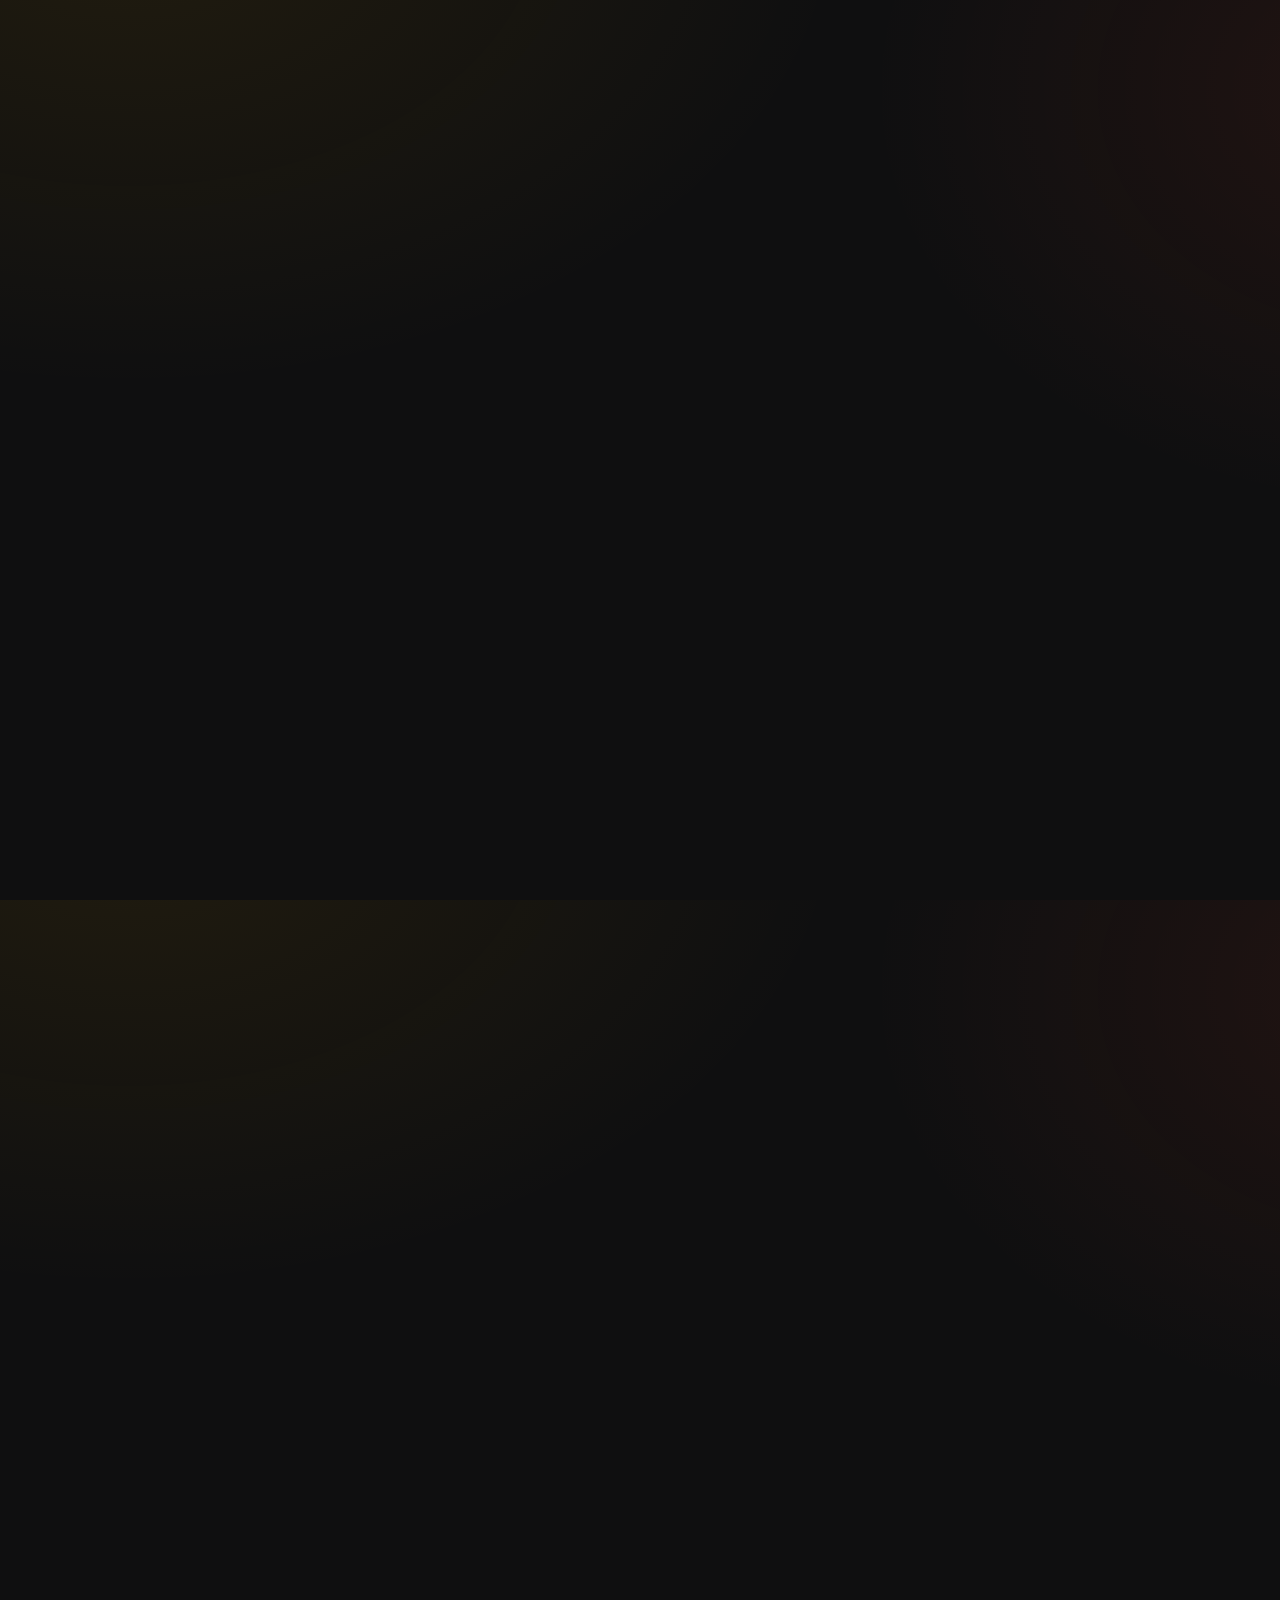
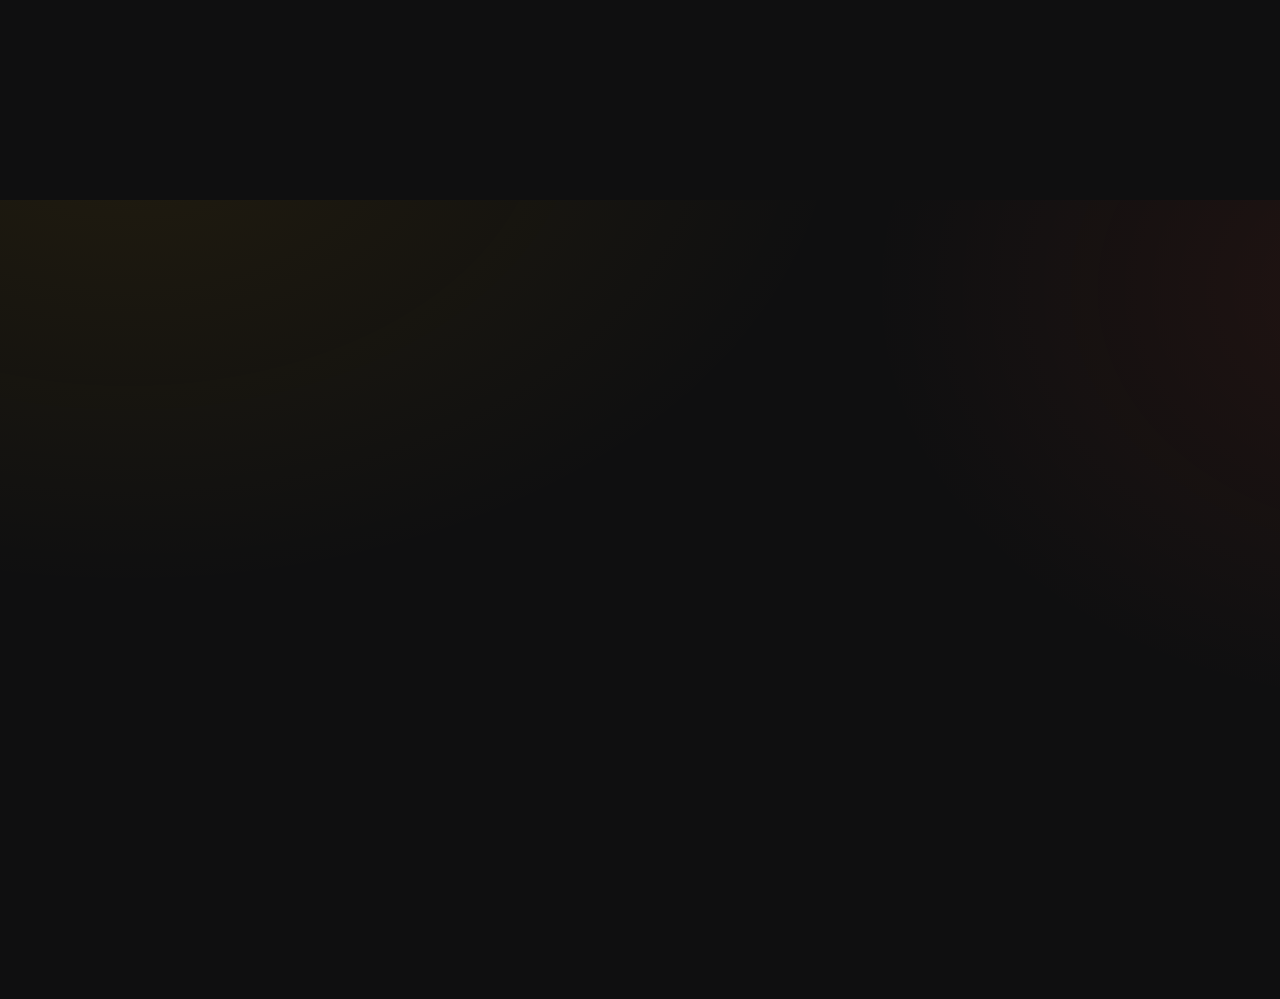
<file: checkout.html>
<!DOCTYPE html>
<html lang="en">
<head>
  <meta charset="UTF-8" />
  <meta name="viewport" content="width=device-width, initial-scale=1" />
  <meta name="description" content="Checkout at GrimHide - Secure payment processing for your premium leather goods." />
  <title>Checkout - GrimHide</title>
  <link rel="stylesheet" href="https://cdnjs.cloudflare.com/ajax/libs/font-awesome/6.5.0/css/all.min.css">
  <link rel="stylesheet" href="css/main.css">
  <link rel="stylesheet" href="css/checkout.css">
</head>
<body>

   <!-- ============================
       Header
  ============================ -->
  <header>
    <nav class="nav" aria-label="Primary">
      <span class="brand"><span class="dot"></span> GrimHide</span>
        <ul class="desk-links">
        <li><a class="link" href="index.html">Home</a></li>
        <li><a class="link" href="products.html">Products</a></li>
        <li><a class="link" href="about.html">About</a></li>
        <li><a class="link" href="contact.html">Contact</a></li>
      </ul>
      <div class="search" role="search">
        <label for="q" class="sr-only">Search products</label>
        <svg width="18" height="18" viewBox="0 0 24 24" fill="none" aria-hidden="true"><path d="M21 21l-4.35-4.35m2.02-5.15a7.5 7.5 0 11-15 0 7.5 7.5 0 0115 0z" stroke="currentColor" stroke-width="2" stroke-linecap="round"/></svg>
        <input id="q" type="search" placeholder="Search products…" aria-label="Search products" />
      </div>
      <!-- Login Button Added Here -->
      <a href="login.html" class="pill login-link-button" aria-label="Login">
        <svg class="login-icon" width="18" height="18" viewBox="0 0 24 24" fill="none" aria-hidden="true">
          <path d="M15 3H7a2 2 0 00-2 2v14a2 2 0 002 2h8m4-9l-4-4m4 4l-4 4m0 0V7a2 2 0 012-2h2a2 2 0 012 2v10a2 2 0 01-2 2h-2a2 2 0 01-2-2v-2" stroke="currentColor" stroke-width="2" stroke-linecap="round" stroke-linejoin="round"/>
        </svg>
        <span class="login-text">Login</span>
      </a>
      <!-- Cart Button -->
      <button class="pill cart-btn" id="openCart" aria-label="Open cart">
        <svg width="18" height="18" viewBox="0 0 24 24" fill="none" aria-hidden="true"><path d="M3 3h2l.4 2M7 13h10l3-8H6.4M7 13L5.4 5M7 13l-2 7h14M10 21a1 1 0 100-2 1 1 0 000 2zm8 0a1 1 0 100-2 1 1 0 000 2z" stroke="currentColor" stroke-width="2" stroke-linecap="round" stroke-linejoin="round"/></svg>
        Cart <span class="cart-count" id="cartCount">0</span>
      </button>
      <button class="hamburger" id="hamburger" aria-label="Toggle menu" aria-expanded="false">
        <span></span><span></span><span></span>
      </button>
    </nav>
  </header>
  <!-- ============================
       Checkout Section
  ============================ -->
  <section class="section">
    <div class="checkout-container">
      <h1>Secure Checkout</h1>
      <p class="lead">Complete your order with confidence</p>
      
      <div class="checkout-layout">
        <!-- Checkout Form -->
        <div class="checkout-form">
          <form id="checkoutForm">
            <!-- Billing Information -->
            <div class="form-section">
              <h3><i class="fas fa-user"></i> Billing Information</h3>
              <div class="form-row">
                <div class="form-group">
                  <label for="firstName">First Name *</label>
                  <input type="text" id="firstName" name="firstName" required>
                </div>
                <div class="form-group">
                  <label for="lastName">Last Name *</label>
                  <input type="text" id="lastName" name="lastName" required>
                </div>
              </div>
              <div class="form-group">
                <label for="email">Email Address *</label>
                <input type="email" id="email" name="email" required>
              </div>
              <div class="form-group">
                <label for="phone">Phone Number *</label>
                <input type="tel" id="phone" name="phone" required>
              </div>
            </div>

            <!-- Shipping Address -->
            <div class="form-section">
              <h3><i class="fas fa-truck"></i> Shipping Address</h3>
              <div class="form-group">
                <label for="address">Street Address *</label>
                <input type="text" id="address" name="address" required>
              </div>
              <div class="form-row">
                <div class="form-group">
                  <label for="city">City *</label>
                  <input type="text" id="city" name="city" required>
                </div>
                <div class="form-group">
                  <label for="zipCode">ZIP Code *</label>
                  <input type="text" id="zipCode" name="zipCode" required>
                </div>
              </div>
              <div class="form-row">
                <div class="form-group">
                  <label for="country">Country *</label>
                  <select id="country" name="country" required>
                    <option value="">Select Country</option>
                    <option value="pakistan" selected>Pakistan</option>
                    <option value="usa">United States</option>
                    <option value="uk">United Kingdom</option>
                    <option value="uae">UAE</option>
                    <option value="canada">Canada</option>
                    <option value="australia">Australia</option>
                  </select>
                </div>
                <div class="form-group" id="stateGroup" style="display: none;">
                  <label for="state">State *</label>
                  <select id="state" name="state">
                    <option value="">Select State</option>
                  </select>
                </div>
              </div>
            </div>

            <!-- Payment Method -->
            <div class="form-section">
              <h3><i class="fas fa-credit-card"></i> Payment Method</h3>
              <div class="payment-methods">
                <!-- Removed Cash on Delivery -->
                <div class="payment-method selected" data-method="card">
                  <i class="fas fa-credit-card"></i>
                  <div>Credit Card</div>
                </div>
                <div class="payment-method" data-method="bank">
                  <i class="fas fa-university"></i>
                  <div>Bank Transfer</div>
                </div>
              </div>
              
              <!-- Credit Card Details -->
              <div id="cardDetails" style="display: block;">
                <div class="form-group">
                  <label for="cardNumber">Card Number *</label>
                  <input type="text" id="cardNumber" name="cardNumber" placeholder="1234 5678 9012 3456" required>
                </div>
                <div class="form-row">
                  <div class="form-group">
                    <label for="expiry">Expiry Date *</label>
                    <input type="text" id="expiry" name="expiry" placeholder="MM/YY" required>
                  </div>
                  <div class="form-group">
                    <label for="cvv">CVV *</label>
                    <input type="text" id="cvv" name="cvv" placeholder="123" required>
                  </div>
                </div>
                <div class="form-group">
                  <label for="cardName">Name on Card *</label>
                  <input type="text" id="cardName" name="cardName" required>
                </div>
              </div>

              <!-- Bank Transfer Details -->
              <div id="bankDetails">
                <!-- Bank information commented out as requested -->
                
                <div class="bank-info-card">
                  <h4><i class="fas fa-building"></i> Bank Information</h4>
                  <div class="bank-detail-row">
                    <span class="bank-label">Bank Name:</span>
                    <span class="bank-value">[BANK_NAME]</span>
                  </div>
                  <div class="bank-detail-row">
                    <span class="bank-label">Account Holder:</span>
                    <span class="bank-value">[ACCOUNT_HOLDER]</span>
                  </div>
                  <div class="bank-detail-row">
                    <span class="bank-label">Account Number:</span>
                    <span class="bank-value">[ACCOUNT_NUMBER]</span>
                  </div>
                  <div class="bank-detail-row">
                    <span class="bank-label">IBAN:</span>
                    <span class="bank-value">[IBAN]</span>
                  </div>
                  <div class="bank-detail-row">
                    <span class="bank-label">Branch Code:</span>
                    <span class="bank-value">[BRANCH_CODE]</span>
                  </div>
                  <div class="bank-detail-row">
                    <span class="bank-label">Branch Name:</span>
                    <span class="bank-value">[BRANCH_NAME]</span>
                  </div>
                </div>
                

                <div class="bank-info-card">
                  <h4><i class="fas fa-info-circle"></i> Payment Instructions</h4>
                  <div class="bank-detail-row">
                    <span class="bank-label">Total Amount:</span>
                    <span class="bank-value" id="bankTransferAmount">$0.00</span>
                  </div>
                  <div class="bank-detail-row">
                    <span class="bank-label">Reference:</span>
                    <span class="bank-value">GH-ORDER-[ORDER_NUMBER]</span>
                  </div>
                </div>

                <!-- Screenshot Upload Section -->
                <div class="form-group">
                  <label for="paymentScreenshot">Payment Screenshot *</label>
                  <input type="file" id="paymentScreenshot" name="paymentScreenshot" accept="image/*" required>
                  <p class="muted" style="margin-top: 8px; font-size: 0.9rem;">
                    Please upload a clear screenshot of your payment confirmation.
                    <br><strong>Note:</strong> Your order will not be processed until we verify your payment.
                  </p>
                </div>

                <div class="important-note">
                  <h5><i class="fas fa-exclamation-triangle"></i> Important Notes</h5>
                  <ul>
                    <li>After making the transfer, please upload the receipt here</li>
                    <li>Include your order number in the image or email subject</li>
                    <li>Allow 1-2 business days for payment verification</li>
                    <li>Your order will be processed once payment is confirmed</li>
                  </ul>
                </div>
              </div>
            </div>

            <!-- Order Notes -->
            <div class="form-section">
              <h3><i class="fas fa-sticky-note"></i> Order Notes (Optional)</h3>
              <div class="form-group">
                <textarea id="orderNotes" name="orderNotes" rows="4" placeholder="Any special instructions for your order..."></textarea>
              </div>
            </div>

            <!-- Terms and Conditions -->
            <div class="form-section">
              <label class="checkbox-label">
                <input type="checkbox" id="terms" name="terms" required>
                <span>I agree to the <a href="#" style="color: var(--brand);">Terms & Conditions</a> and <a href="#" style="color: var(--brand);">Privacy Policy</a> *</span>
              </label>
            </div>

            <!-- Place Order Button -->
            <button type="button" class="place-order-btn" id="placeOrderBtn">
              <i class="fas fa-lock"></i> Place Order - <span id="orderTotal">$0.00</span>
            </button>
          </form>
        </div>

        <!-- Order Summary -->
        <div class="order-summary">
          <h3>
            Order Summary
            <a href="cart.html" class="edit-cart">
              <i class="fas fa-edit"></i> Edit Cart
            </a>
          </h3>
          <div id="orderItems">
            <!-- Items will be loaded here -->
            <p class="empty-cart-message">No items in cart</p>
          </div>
          
          <div class="summary-item">
            <span>Subtotal</span>
            <span id="summarySubtotal">$0.00</span>
          </div>
          <div class="summary-item">
            <span>Shipping</span>
            <span id="shippingCost">Free</span>
          </div>
          <div class="summary-item">
            <span>Tax (8%)</span>
            <span id="summaryTax">$0.00</span>
          </div>
          <div class="summary-item summary-total">
            <span>Total</span>
            <span id="summaryTotal">$0.00</span>
          </div>
          
          <div class="secure-note">
            <i class="fas fa-shield-alt"></i>
            <div>Secure SSL Encryption • 30-day Returns</div>
          </div>
        </div>
      </div>
    </div>
  </section>

  <!-- ============================
       Footer
  ============================ -->
  <footer>
    <div class="foot">
      <div>
        <h4>About GrimHide</h4>
        <p class="muted">Premium leather goods engineered for durability and design. Our artisans craft every stitch with precision so you can move with confidence.</p>
      </div>
      <div>
        <h4>Links</h4>
        <ul class="footer-links">
          <li><a href="index.html#home">Home</a></li>
          <li><a href="products.html">Products</a></li>
          <li><a href="index.html#about">About</a></li>
          <li><a href="index.html#contact">Contact</a></li>
        </ul>
      </div>
      <div id="contact">
        <h4>Contact</h4>
        <p class="muted">support@grimhide.store<br/>+92 305 8754141</p>
        <div class="social">
          <a href="#" aria-label="Facebook"><i class="fab fa-facebook-f"></i></a>
          <a href="#" aria-label="Instagram"><i class="fab fa-instagram"></i></a>
          <a href="#" aria-label="TikTok"><i class="fab fa-tiktok"></i></a>
        </div>
      </div>
    </div>
    <div class="copy">© 2025 GrimHide. All rights reserved.</div>
  </footer>

  <script>
    document.addEventListener('DOMContentLoaded', function() {
      // ✅ FIXED: Same CART_KEY as cart.html
      const CART_KEY = 'grimhide_cart_v1';
      let cart = JSON.parse(localStorage.getItem(CART_KEY) || '[]');
      
      // DOM Elements
      const orderItemsDiv = document.getElementById('orderItems');
      const summarySubtotal = document.getElementById('summarySubtotal');
      const summaryTax = document.getElementById('summaryTax');
      const shippingCost = document.getElementById('shippingCost');
      const summaryTotal = document.getElementById('summaryTotal');
      const orderTotal = document.getElementById('orderTotal');
      const placeOrderBtn = document.getElementById('placeOrderBtn');
      const cartCountEl = document.getElementById('cartCount');
      const termsCheckbox = document.getElementById('terms');
      const countrySelect = document.getElementById('country');
      const stateGroup = document.getElementById('stateGroup');
      const stateSelect = document.getElementById('state');
      const bankTransferAmount = document.getElementById('bankTransferAmount');
      
      // US States from Knowledge Base
      const usStates = [
        "Alabama", "Alaska", "Arizona", "Arkansas", "California", "Colorado", 
        "Connecticut", "District of Columbia", "Florida", "Georgia", "Hawaii", 
        "Idaho", "Illinois", "Indiana", "Kansas", "Kentucky", "Louisiana", 
        "Maryland", "Massachusetts", "Michigan", "Minnesota", "Mississippi", 
        "Missouri", "Montana", "Nebraska", "Nevada", "New Hampshire", "New Jersey", 
        "New Mexico", "New York", "North Carolina", "North Dakota", "Ohio", 
        "Oklahoma", "Oregon", "Pennsylvania", "Rhode Island", "South Carolina", 
        "South Dakota", "Tennessee", "Texas", "Utah", "Vermont", "Virginia", 
        "Washington", "West Virginia", "Wisconsin", "Wyoming"
      ];
      
      // Money formatter
      const money = (n) => `$${parseFloat(n).toFixed(2)}`;
      
      // ✅ FIXED: Update order summary with correct property names
      function updateOrderSummary() {
        // Always fetch fresh data from localStorage
        cart = JSON.parse(localStorage.getItem(CART_KEY) || '[]');
        
        if (cart.length === 0) {
          orderItemsDiv.innerHTML = '<p class="empty-cart-message">No items in cart</p>';
          summarySubtotal.textContent = '$0.00';
          summaryTax.textContent = '$0.00';
          shippingCost.textContent = 'Free';
          summaryTotal.textContent = '$0.00';
          orderTotal.textContent = '$0.00';
          if (bankTransferAmount) bankTransferAmount.textContent = '$0.00';
          cartCountEl.textContent = '0';
          return;
        }
        
        let orderHTML = '';
        let subtotal = 0;
        
        // ✅ Use correct property names from cart.html (id, name, price, qty, img)
        cart.forEach(item => {
          const itemTotal = parseFloat(item.price) * parseInt(item.qty);
          subtotal += itemTotal;
          
          orderHTML += `
            <div class="cart-item-mini">
              <div class="cart-item-image">
                <img src="${item.img}" alt="${item.name}" loading="lazy">
              </div>
              <div class="cart-item-details">
                <div class="cart-item-name">${item.name}</div>
                <div class="cart-item-variant">Quantity: ${item.qty}</div>
                <div class="cart-item-price">${item.qty} × ${money(item.price)} = ${money(itemTotal)}</div>
              </div>
            </div>
          `;
        });
        
        orderItemsDiv.innerHTML = orderHTML;
        
        // Calculate SAME totals as cart page
        const tax = subtotal * 0.08; // 8% tax
        const shipping = subtotal >= 200 ? 0 : 15.00; // Free shipping over $200
        const total = subtotal + tax + shipping;
        
        // Show SAME prices as cart page
        summarySubtotal.textContent = money(subtotal);
        summaryTax.textContent = money(tax);
        shippingCost.textContent = shipping === 0 ? 'Free' : money(shipping);
        summaryTotal.textContent = money(total);
        orderTotal.textContent = money(total);
        if (bankTransferAmount) bankTransferAmount.textContent = money(total);
        
        // Update cart count in header (SAME as cart page)
        const count = cart.reduce((sum, item) => sum + parseInt(item.qty), 0);
        cartCountEl.textContent = count;
      }
      
      // ✅ Real-time storage event listener (updates when cart changes elsewhere)
      window.addEventListener('storage', function(e) {
        if (e.key === CART_KEY) {
          try {
            cart = JSON.parse(e.newValue || '[]');
            updateOrderSummary(); // ✅ Update instantly when cart changes
          } catch (error) {
            console.error('Error parsing cart ', error);
            cart = [];
            updateOrderSummary();
          }
        }
      });

      // ✅ Add visibility change listener to update cart when user returns to tab
      document.addEventListener('visibilitychange', function() {
        if (!document.hidden) {
          updateOrderSummary();
        }
      });

      // ✅ Add focus event listener to update cart when window gains focus
      window.addEventListener('focus', function() {
        updateOrderSummary();
      });
      
      // Country selection to show/hide state dropdown
      if (countrySelect) {
        countrySelect.addEventListener('change', function() {
          if (this.value === 'usa') {
            stateGroup.style.display = 'block';
            
            // Populate states dropdown
            stateSelect.innerHTML = '<option value="">Select State</option>';
            usStates.forEach(state => {
              const option = document.createElement('option');
              option.value = state.toLowerCase().replace(/\s+/g, '-');
              option.textContent = state;
              stateSelect.appendChild(option);
            });
          } else {
            stateGroup.style.display = 'none';
            stateSelect.innerHTML = '<option value="">Select State</option>';
          }
        });
      }
      
      // Payment method selection
      document.querySelectorAll('.payment-method').forEach(method => {
        method.addEventListener('click', function() {
          document.querySelectorAll('.payment-method').forEach(m => m.classList.remove('selected'));
          this.classList.add('selected');
          
          const selectedMethod = this.dataset.method;
          const cardDetails = document.getElementById('cardDetails');
          const bankDetails = document.getElementById('bankDetails');
          
          // Hide all payment details
          if (cardDetails) cardDetails.style.display = 'none';
          if (bankDetails) bankDetails.style.display = 'none';
          
          // Show selected payment details
          if (selectedMethod === 'card' && cardDetails) {
            cardDetails.style.display = 'block';
          } else if (selectedMethod === 'bank' && bankDetails) {
            bankDetails.style.display = 'block';
          }
        });
      });
      
      // Place Order Button Handler
      if (placeOrderBtn) {
        placeOrderBtn.addEventListener('click', function(e) {
          e.preventDefault();
          
          // Check if cart is empty
          if (cart.length === 0) {
            showNotification('Your cart is empty! Please add items before checkout.');
            return;
          }
          
          // Form Validation
          if (!validateForm()) {
            return;
          }
          
          // Check terms agreement
          if (!termsCheckbox.checked) {
            showNotification('Please agree to the Terms & Conditions and Privacy Policy');
            termsCheckbox.focus();
            return;
          }
          
          // Show Loading State
          const originalHTML = placeOrderBtn.innerHTML;
          placeOrderBtn.innerHTML = '<i class="fas fa-spinner fa-spin"></i> Processing Order...';
          placeOrderBtn.disabled = true;
          
          // ✅ Generate Order Number
          const orderNumber = `GH-${new Date().getFullYear()}-${Math.floor(100000 + Math.random() * 900000)}`;
          
          // Get form data
          const formData = new FormData(document.getElementById('checkoutForm'));
          const customerInfo = {};
          for (let [key, value] of formData.entries()) {
            // Handle file inputs separately
            if (key === 'paymentScreenshot' && value instanceof File) {
              // For now, we'll just store the file name
              // In a real application, you would upload the file to a server
              customerInfo[key] = value.name;
            } else {
              customerInfo[key] = value;
            }
          }
          
          // ✅ Save Order Data (Pending Status)
          const orderData = {
            orderNumber: orderNumber,
            date: new Date().toISOString(),
            items: cart,
            totals: {
              subtotal: summarySubtotal.textContent,
              tax: summaryTax.textContent,
              shipping: shippingCost.textContent,
              total: summaryTotal.textContent
            },
            customerInfo: customerInfo,
            paymentMethod: document.querySelector('.payment-method.selected').dataset.method,
            status: 'pending', // ✅ Pending status
            paymentStatus: 'pending' // ✅ Pending payment status
          };
          
          try {
            // ✅ Store Pending Order Data
            localStorage.setItem('pendingOrder', JSON.stringify(orderData));
            
            // ✅ Clear Cart
            localStorage.removeItem(CART_KEY);
            
            // ✅ Update Cart Count in Header
            cartCountEl.textContent = '0';
            
            // ✅ Redirect to Order Confirmation Page (Pending Status)
            // Use a small delay to ensure localStorage is updated before redirecting
            setTimeout(() => {
              window.location.href = 'order-confirmation.html';
            }, 500);
          } catch (error) {
            console.error('Error saving order:', error);
            showNotification('There was an error processing your order. Please try again.');
            // Reset button state
            placeOrderBtn.innerHTML = originalHTML;
            placeOrderBtn.disabled = false;
          }
        });
      }
      
      // Form Validation Function
      function validateForm() {
        const requiredFields = document.querySelectorAll('[required]');
        let isValid = true;
        
        requiredFields.forEach(field => {
          if (!field.value.trim()) {
            field.classList.add('error');
            isValid = false;
          } else {
            field.classList.remove('error');
          }
        });
        
        // Email validation
        const emailField = document.getElementById('email');
        if (emailField && emailField.value) {
          const emailRegex = /^[^\s@]+@[^\s@]+\.[^\s@]+$/;
          if (!emailRegex.test(emailField.value)) {
            emailField.classList.add('error');
            showNotification('Please enter a valid email address');
            isValid = false;
          } else {
            emailField.classList.remove('error');
          }
        }
        
        // Phone validation (simple)
        const phoneField = document.getElementById('phone');
        if (phoneField && phoneField.value) {
          const phoneRegex = /^[0-9+\-\s()]+$/;
          if (!phoneRegex.test(phoneField.value)) {
            phoneField.classList.add('error');
            showNotification('Please enter a valid phone number');
            isValid = false;
          } else {
            phoneField.classList.remove('error');
          }
        }
        
        // Credit card validation if credit card is selected
        const selectedPayment = document.querySelector('.payment-method.selected');
        if (selectedPayment && selectedPayment.dataset.method === 'card') {
          const cardNumber = document.getElementById('cardNumber');
          const expiry = document.getElementById('expiry');
          const cvv = document.getElementById('cvv');
          const cardName = document.getElementById('cardName');
          
          if (cardNumber && !/^\d{4} \d{4} \d{4} \d{4}$/.test(cardNumber.value)) {
            cardNumber.classList.add('error');
            showNotification('Please enter a valid 16-digit card number');
            isValid = false;
          }
          
          if (expiry && !/^\d{2}\/\d{2}$/.test(expiry.value)) {
            expiry.classList.add('error');
            showNotification('Please enter a valid expiry date (MM/YY)');
            isValid = false;
          }
          
          if (cvv && !/^\d{3,4}$/.test(cvv.value)) {
            cvv.classList.add('error');
            showNotification('Please enter a valid CVV (3-4 digits)');
            isValid = false;
          }
          
          if (cardName && !cardName.value.trim()) {
            cardName.classList.add('error');
            showNotification('Please enter the name on the card');
            isValid = false;
          }
        }
        
        // ✅ Validate payment screenshot for bank transfer
        if (selectedPayment && selectedPayment.dataset.method === 'bank') {
          const screenshot = document.getElementById('paymentScreenshot');
          if (!screenshot.files.length) {
            screenshot.classList.add('error');
            showNotification('Please upload a payment screenshot');
            isValid = false;
          } else {
            screenshot.classList.remove('error');
          }
        }
        
        if (!isValid) {
          showNotification('Please fill in all required fields correctly');
        }
        
        return isValid;
      }
      
      // Show notification
      function showNotification(message) {
        // Remove existing toast
        const existingToast = document.querySelector('.toast');
        if (existingToast) existingToast.remove();
        
        // Create notification element
        const notification = document.createElement('div');
        notification.className = 'toast';
        notification.innerHTML = `
          <i class="fas fa-info-circle"></i>
          <span>${message}</span>
        `;
        
        document.body.appendChild(notification);
        
        // Animate in
        setTimeout(() => {
          notification.classList.add('show');
        }, 10);
        
        // Auto remove
        setTimeout(() => {
          notification.classList.remove('show');
          setTimeout(() => notification.remove(), 3000);
        }, 3000);
      }
      
      // Format credit card inputs
      const cardNumber = document.getElementById('cardNumber');
      const expiry = document.getElementById('expiry');
      const cvv = document.getElementById('cvv');
      
      if (cardNumber) {
        cardNumber.addEventListener('input', function() {
          let value = this.value.replace(/\D/g, '');
          let formatted = '';
          for (let i = 0; i < value.length; i++) {
            if (i > 0 && i % 4 === 0) formatted += ' ';
            formatted += value[i];
          }
          this.value = formatted.substring(0, 19);
        });
      }
      
      if (expiry) {
        expiry.addEventListener('input', function() {
          let value = this.value.replace(/\D/g, '');
          if (value.length >= 2) {
            value = value.substring(0, 2) + '/' + value.substring(2, 4);
          }
          this.value = value.substring(0, 5);
        });
      }
      
      if (cvv) {
        cvv.addEventListener('input', function() {
          this.value = this.value.replace(/\D/g, '').substring(0, 4);
        });
      }
      
      // Mobile menu toggle
      const hamburger = document.getElementById('hamburger');
      const mnav = document.getElementById('mnav');
      
      if (hamburger && mnav) {
        hamburger.addEventListener('click', () => {
          const open = mnav.classList.toggle('open');
          hamburger.setAttribute('aria-expanded', String(open));
        });
      }
      
      // ✅ Initialize order summary with real cart data
      updateOrderSummary();
    });
  </script>
  <script>
document.addEventListener('DOMContentLoaded', function() {
  // ... (other code remains the same)

  // Form Validation Function - UPDATED VERSION
  function validateForm() {
    // Reset all error states first
    document.querySelectorAll('.form-group input, .form-group select, .form-group textarea').forEach(field => {
      field.classList.remove('error');
    });
    
    let isValid = true;
    
    // Check all required fields
    const requiredFields = document.querySelectorAll('[required]');
    requiredFields.forEach(field => {
      if (!field.value || field.value.trim() === '') {
        field.classList.add('error');
        isValid = false;
      }
    });
    
    // Email validation
    const emailField = document.getElementById('email');
    if (emailField && emailField.value) {
      const emailRegex = /^[^\s@]+@[^\s@]+\.[^\s@]+$/;
      if (!emailRegex.test(emailField.value)) {
        emailField.classList.add('error');
        showNotification('Please enter a valid email address');
        isValid = false;
      }
    }
    
    // Phone validation (simple)
    const phoneField = document.getElementById('phone');
    if (phoneField && phoneField.value) {
      const phoneRegex = /^[0-9+\-\s()]+$/;
      if (!phoneRegex.test(phoneField.value)) {
        phoneField.classList.add('error');
        showNotification('Please enter a valid phone number');
        isValid = false;
      }
    }
    
    // Credit card validation if credit card is selected
    const selectedPayment = document.querySelector('.payment-method.selected');
    if (selectedPayment && selectedPayment.dataset.method === 'card') {
      const cardNumber = document.getElementById('cardNumber');
      const expiry = document.getElementById('expiry');
      const cvv = document.getElementById('cvv');
      const cardName = document.getElementById('cardName');
      
      if (cardNumber && (!cardNumber.value || !/^\d{4} \d{4} \d{4} \d{4}$/.test(cardNumber.value))) {
        cardNumber.classList.add('error');
        showNotification('Please enter a valid 16-digit card number');
        isValid = false;
      }
      
      if (expiry && (!expiry.value || !/^\d{2}\/\d{2}$/.test(expiry.value))) {
        expiry.classList.add('error');
        showNotification('Please enter a valid expiry date (MM/YY)');
        isValid = false;
      }
      
      if (cvv && (!cvv.value || !/^\d{3,4}$/.test(cvv.value))) {
        cvv.classList.add('error');
        showNotification('Please enter a valid CVV (3-4 digits)');
        isValid = false;
      }
      
      if (cardName && (!cardName.value || cardName.value.trim() === '')) {
        cardName.classList.add('error');
        showNotification('Please enter the name on the card');
        isValid = false;
      }
    }
    
    // Validate payment screenshot for bank transfer
    if (selectedPayment && selectedPayment.dataset.method === 'bank') {
      const screenshot = document.getElementById('paymentScreenshot');
      if (screenshot && (!screenshot.files || screenshot.files.length === 0)) {
        screenshot.classList.add('error');
        showNotification('Please upload a payment screenshot');
        isValid = false;
      }
    }
    
    // Special validation for country/state
    const countrySelect = document.getElementById('country');
    const stateGroup = document.getElementById('stateGroup');
    const stateSelect = document.getElementById('state');
    
    if (countrySelect && countrySelect.value === 'usa') {
      if (stateGroup && stateGroup.style.display !== 'none') {
        if (stateSelect && (!stateSelect.value || stateSelect.value.trim() === '')) {
          stateSelect.classList.add('error');
          showNotification('Please select a state');
          isValid = false;
        }
      }
    }
    
    if (!isValid) {
      showNotification('Please fill in all required fields correctly');
    }
    
    return isValid;
  }
  
  // ... (rest of the code remains the same)
});
</script>
  <script src="js/main.js"></script>

</body>
</html>
</file>
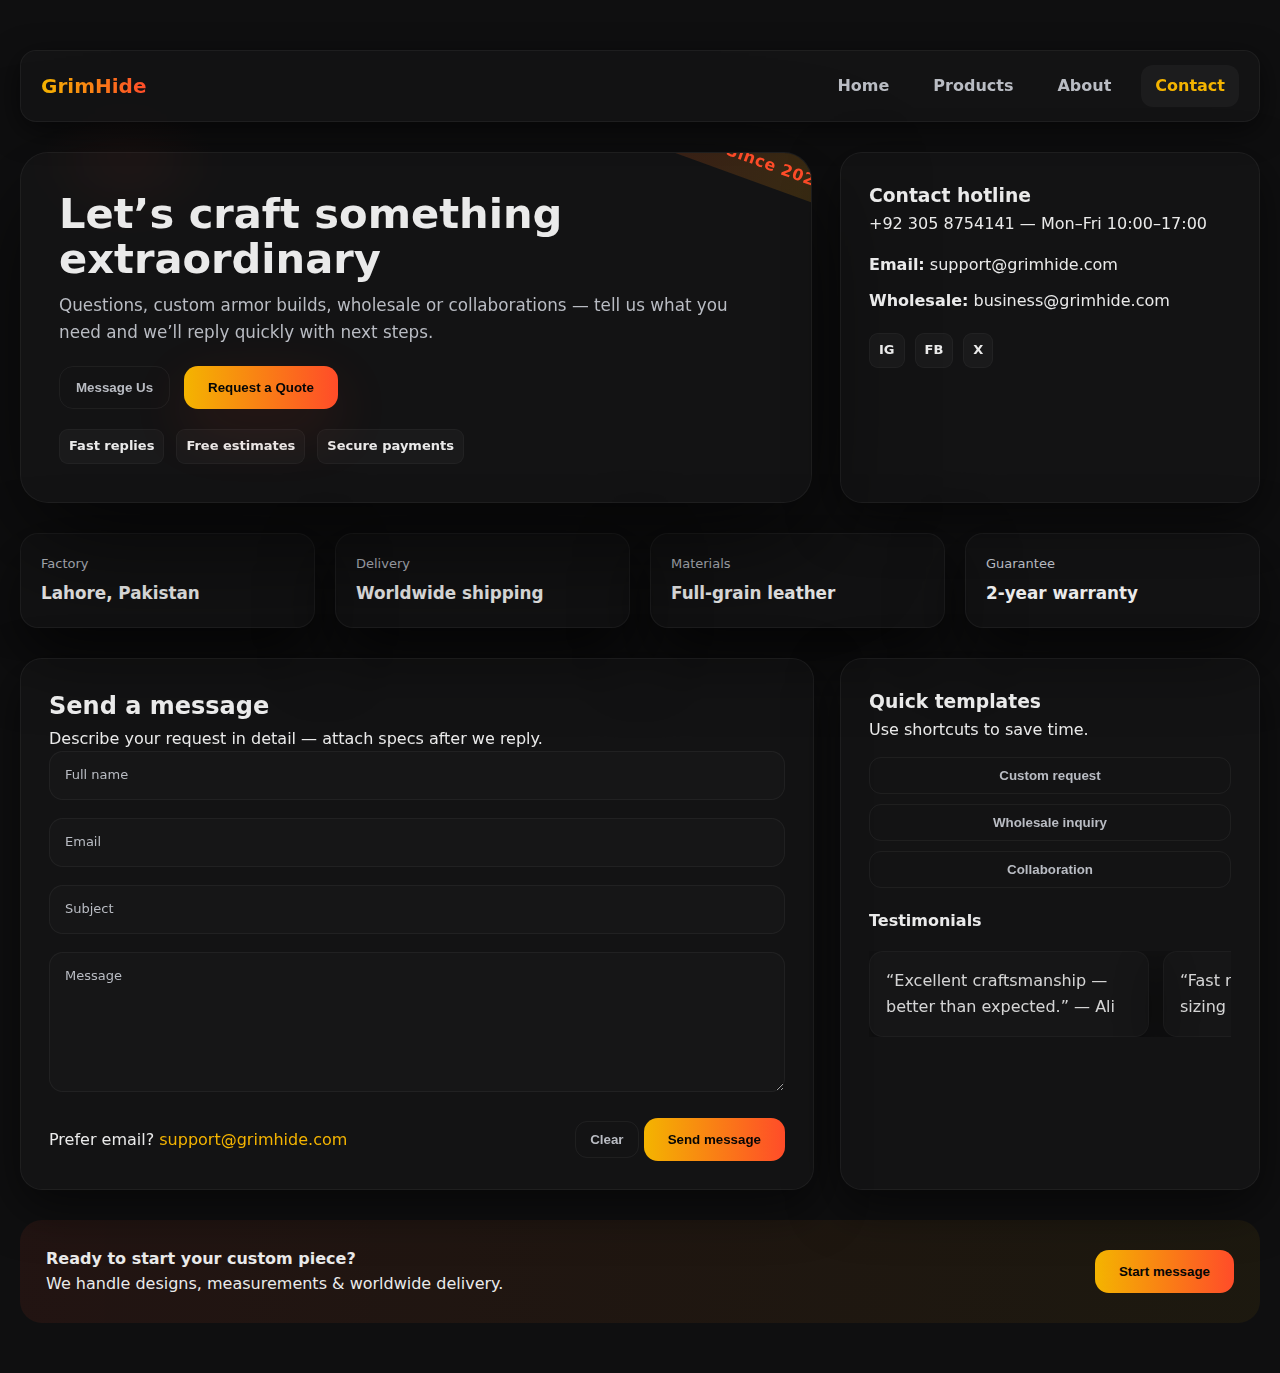
<file: contact.html>
<!doctype html>
<html lang="en">
<head>
  <meta charset="utf-8" />
  <meta name="viewport" content="width=device-width, initial-scale=1" />
  <title>Contact — GrimHide</title>
  <meta name="description" content="Contact GrimHide — premium handcrafted leather armor. Send inquiries, custom requests, or business messages." />
  <style>
    :root {
      --bg:#0f0f10;--panel:#17181b;--panel-2:#1f2126;--panel-3:#252831;
      --text:#eaeaea;--muted:#b9bcc3;
      --brand:#f4b400;--brand-2:#ff4c29;
      --ok:#10b981;--err:#ef4444;
      --radius:18px;--radius-lg:28px;
      --shadow:0 16px 50px rgba(0,0,0,.55);
      --speed:.3s;--fast:.14s;
      --gradient-brand:linear-gradient(90deg,var(--brand),var(--brand-2));
    }
    *{box-sizing:border-box;margin:0;padding:0}
    body{
      font-family:Inter,system-ui,-apple-system,'Segoe UI',Roboto,Arial,sans-serif;
      background:radial-gradient(900px 600px at 10% 12%, rgba(255,76,41,0.05), transparent 10%),var(--bg);
      color:var(--text);-webkit-font-smoothing:antialiased;line-height:1.6
    }
    a{color:inherit;text-decoration:none}

    /* Shell */
    .shell{max-width:1280px;margin:30px auto;padding:20px;position:relative}

    /* Sticky Header */
    header{position:sticky;top:14px;display:flex;align-items:center;justify-content:space-between;
      padding:14px 20px;border-radius:16px;background:rgba(255,255,255,0.02);
      backdrop-filter:blur(10px);border:1px solid rgba(255,255,255,0.05);
      box-shadow:0 8px 30px rgba(0,0,0,.55);z-index:50;transition:all var(--speed)
    }
    .brand{font-weight:900;font-size:1.25rem;background:var(--gradient-brand);
      -webkit-background-clip:text;-webkit-text-fill-color:transparent}
    nav{display:flex;gap:16px;align-items:center}
    nav a{font-weight:700;color:var(--muted);padding:8px 14px;border-radius:12px;
      transition:all var(--fast)}
    nav a:hover, nav a[aria-current="page"]{color:var(--brand);background:rgba(255,255,255,0.04)}

    /* HERO */
    .hero{display:grid;grid-template-columns:1fr 420px;gap:28px;margin-top:30px;align-items:stretch}
    .hero-card{padding:38px;border-radius:var(--radius-lg);background:rgba(255,255,255,0.02);
      backdrop-filter:blur(16px);border:1px solid rgba(255,255,255,0.05);
      box-shadow:0 35px 110px rgba(0,0,0,.65);position:relative;overflow:hidden}
    .hero h1{font-size:2.6rem;line-height:1.1;margin-bottom:10px}
    .hero p.lead{color:var(--muted);margin-bottom:20px;font-size:1.05rem}
    .hero .cta-row{display:flex;gap:14px}
    .pill{padding:12px 16px;border-radius:14px;font-weight:800;cursor:pointer;transition:all var(--speed)}
    .pill.outline{border:1px solid rgba(255,255,255,0.05);background:transparent;color:var(--muted)}
    .pill.outline:hover{border-color:var(--brand);color:var(--brand)}
    .pill.primary{background:var(--gradient-brand);color:#060606;box-shadow:0 20px 60px rgba(255,76,41,0.12)}
    .pill.primary:hover{transform:translateY(-3px)}

    /* Ribbon */
    .ribbon{position:absolute;right:-50px;top:-20px;transform:rotate(20deg);
      padding:8px 30px;background:linear-gradient(90deg, rgba(255,76,41,0.16), rgba(244,180,0,0.16));
      border-radius:999px;font-weight:900;color:var(--brand-2);letter-spacing:0.6px}

    /* Info Cards */
    .info-grid{display:grid;grid-template-columns:repeat(4,1fr);gap:20px;margin:30px 0}
    .info-card{border-radius:18px;padding:20px;background:rgba(255,255,255,0.015);
      border:1px solid rgba(255,255,255,0.05);box-shadow:0 25px 70px rgba(0,0,0,.65);
      transition:transform var(--speed),box-shadow var(--speed)}
    .info-card:hover{transform:translateY(-14px);box-shadow:0 45px 140px rgba(0,0,0,.75)}
    .info-card .title{font-size:13px;color:var(--muted);margin-bottom:6px}
    .info-card .desc{font-weight:800;font-size:1.05rem}

    /* Form + Sidebar */
    .main-grid{display:grid;grid-template-columns:1fr 420px;gap:26px;margin-top:10px}
    .panel{border-radius:22px;padding:28px;background:rgba(255,255,255,0.02);
      backdrop-filter:blur(12px);border:1px solid rgba(255,255,255,0.05);
      box-shadow:var(--shadow)}

    .field{position:relative;margin-bottom:18px}
    .field input,.field textarea{width:100%;padding:15px;border-radius:14px;
      background:rgba(255,255,255,0.015);border:1px solid rgba(255,255,255,0.05);
      color:var(--text);outline:none;font-size:15px;transition:all var(--fast)}
    .field textarea{min-height:140px;resize:vertical}
    .field label{position:absolute;left:16px;top:14px;color:var(--muted);font-size:13px;
      pointer-events:none;transition:all .22s}
    .field input:focus,.field textarea:focus{border-color:var(--brand-2);
      box-shadow:0 12px 40px rgba(255,76,41,0.1)}
    .field input:focus + label,.field textarea:focus + label,
    .field input.has-value + label,.field textarea.has-value + label{
      transform:translateY(-42px);font-size:12px;color:var(--brand)}

    /* Form buttons */
    .actions{display:flex;align-items:center;justify-content:space-between;margin-top:12px}
    .secondary{padding:10px 14px;border-radius:12px;border:1px solid rgba(255,255,255,0.05);
      background:transparent;color:var(--muted);font-weight:800;cursor:pointer}
    .secondary:hover{color:var(--brand)}
    .primary{position:relative;overflow:hidden;padding:14px 24px;border-radius:14px;
      border:none;background:var(--gradient-brand);color:#060606;font-weight:900;cursor:pointer;
      transition:transform var(--fast)}
    .primary:hover{transform:translateY(-2px)}
    .primary:disabled{opacity:0.6;cursor:not-allowed}

    #status{display:none;margin-top:14px;padding:12px;border-radius:14px;font-weight:800}
    #status.ok{background:rgba(16,185,129,0.1);color:var(--ok)}
    #status.err{background:rgba(239,68,68,0.1);color:var(--err)}

    /* Testimonials */
    .testimonials{display:flex;gap:14px;overflow:hidden;margin-top:18px}
    .testimonial{min-width:280px;border-radius:14px;padding:16px;background:rgba(255,255,255,0.015);
      border:1px solid rgba(255,255,255,0.04);box-shadow:0 15px 50px rgba(0,0,0,.55);opacity:.9}
    .testimonial:hover{opacity:1;transform:scale(1.02)}

    /* Mega CTA */
    .mega-cta{margin-top:30px;border-radius:22px;padding:26px;background:linear-gradient(90deg, rgba(255,76,41,0.08), rgba(244,180,0,0.06));
      display:flex;align-items:center;justify-content:space-between;flex-wrap:wrap}

    .micro{display:inline-block;padding:6px 9px;border-radius:9px;background:rgba(255,255,255,0.03);
      border:1px solid rgba(255,255,255,0.04);font-weight:800;font-size:13px}

    /* Responsive */
    @media(max-width:1100px){
      .hero{grid-template-columns:1fr}
      .info-grid{grid-template-columns:repeat(2,1fr)}
      .main-grid{grid-template-columns:1fr}
    }
    @media(max-width:700px){
      .info-grid{grid-template-columns:1fr}
      .hero h1{font-size:2.1rem}
    }
    .sr-only{position:absolute;width:1px;height:1px;padding:0;margin:-1px;overflow:hidden;clip:rect(0,0,0,0);white-space:nowrap;border:0}
  </style>
</head>
<body>
  <div class="shell">
    <!-- HEADER -->
    <header>
      <div class="brand">GrimHide</div>
      <nav>
        <a href="index.html">Home</a>
        <a href="products.html">Products</a>
        <a href="about.html">About</a>
        <a href="contact.html" aria-current="page">Contact</a>
      </nav>
    </header>

    <!-- HERO -->
    <section class="hero">
      <div class="hero-card">
        <div class="ribbon">Trusted Since 2023</div>
        <h1>Let’s craft something extraordinary</h1>
        <p class="lead">Questions, custom armor builds, wholesale or collaborations — tell us what you need and we’ll reply quickly with next steps.</p>
        <div class="cta-row">
          <button class="pill outline" onclick="window.location.href='#contact-form'">Message Us</button>
          <button class="pill primary" onclick="window.location.href='#contact-form'">Request a Quote</button>
        </div>
        <div style="margin-top:20px;display:flex;gap:12px">
          <div class="micro">Fast replies</div>
          <div class="micro">Free estimates</div>
          <div class="micro">Secure payments</div>
        </div>
      </div>
      <aside class="panel">
        <h3>Contact hotline</h3>
        <p class="muted">+92 305 8754141 — Mon–Fri 10:00–17:00</p>
        <div style="margin-top:16px">
          <div><strong>Email:</strong> support@grimhide.com</div>
          <div style="margin-top:10px"><strong>Wholesale:</strong> business@grimhide.com</div>
        </div>
        <div style="margin-top:20px;display:flex;gap:10px">
          <a class="micro" href="#">IG</a>
          <a class="micro" href="#">FB</a>
          <a class="micro" href="#">X</a>
        </div>
      </aside>
    </section>

    <!-- INFO GRID -->
    <section class="info-grid">
      <div class="info-card"><div class="title">Factory</div><div class="desc">Lahore, Pakistan</div></div>
      <div class="info-card"><div class="title">Delivery</div><div class="desc">Worldwide shipping</div></div>
      <div class="info-card"><div class="title">Materials</div><div class="desc">Full-grain leather</div></div>
      <div class="info-card"><div class="title">Guarantee</div><div class="desc">2-year warranty</div></div>
    </section>

    <!-- FORM -->
    <main class="main-grid" id="contact-form">
      <form class="panel" onsubmit="return false;" novalidate>
        <h2>Send a message</h2>
        <p class="muted small">Describe your request in detail — attach specs after we reply.</p>
        <div class="field">
          <input id="name" name="name" type="text" placeholder=" " required>
          <label for="name">Full name</label><div class="error" data-for="name"></div>
        </div>
        <div class="field">
          <input id="email" name="email" type="email" placeholder=" " required>
          <label for="email">Email</label><div class="error" data-for="email"></div>
        </div>
        <div class="field">
          <input id="subject" name="subject" type="text" placeholder=" " required>
          <label for="subject">Subject</label><div class="error" data-for="subject"></div>
        </div>
        <div class="field">
          <textarea id="message" name="message" placeholder=" " required></textarea>
          <label for="message">Message</label><div class="error" data-for="message"></div>
        </div>
        <div class="actions">
          <div class="muted small">Prefer email? <a href="mailto:support@grimhide.com" style="color:var(--brand)">support@grimhide.com</a></div>
          <div>
            <button type="reset" class="secondary">Clear</button>
            <button type="submit" class="primary" id="submitBtn">Send message</button>
          </div>
        </div>
        <div id="status"></div>
      </form>

      <aside class="panel">
        <h3>Quick templates</h3>
        <p class="muted small">Use shortcuts to save time.</p>
        <div style="margin-top:14px;display:flex;flex-direction:column;gap:10px">
          <button class="secondary" onclick="fill('Custom armor build request — type & measurements...')">Custom request</button>
          <button class="secondary" onclick="fill('Wholesale inquiry — quantity & delivery timeline...')">Wholesale inquiry</button>
          <button class="secondary" onclick="fill('Collaboration / influencer partnership details...')">Collaboration</button>
        </div>
        <h4 style="margin:20px 0 8px">Testimonials</h4>
        <div class="testimonials" id="testimonials">
          <div class="testimonial">“Excellent craftsmanship — better than expected.” — Ali</div>
          <div class="testimonial">“Fast responses and accurate sizing help.” — Sara</div>
          <div class="testimonial">“High-quality leather and finishing.” — Omar</div>
        </div>
      </aside>
    </main>

    <!-- MEGA CTA -->
    <div class="mega-cta">
      <div>
        <div style="font-weight:900">Ready to start your custom piece?</div>
        <div class="muted small">We handle designs, measurements & worldwide delivery.</div>
      </div>
      <button class="primary" onclick="document.getElementById('message').focus()">Start message</button>
    </div>
  </div>

  <script>
    // Floating labels
    document.querySelectorAll('.field input, .field textarea').forEach(el=>{
      function toggle(){el.value.trim()?el.classList.add('has-value'):el.classList.remove('has-value')}
      el.addEventListener('input',toggle);toggle();
    });

    // Form handling
    const form=document.querySelector('form');const status=document.getElementById('status');const submitBtn=document.getElementById('submitBtn');
    form.addEventListener('submit',async e=>{
      e.preventDefault();document.querySelectorAll('.error').forEach(x=>x.textContent='');let fd=new FormData(form);let err=false;
      if(!fd.get('name').trim()){document.querySelector('.error[data-for="name"]').textContent='Enter your name';err=true}
      if(!fd.get('email').trim()){document.querySelector('.error[data-for="email"]').textContent='Enter email';err=true}
      else if(!/^\S+@\S+\.\S+$/.test(fd.get('email'))){document.querySelector('.error[data-for="email"]').textContent='Invalid email';err=true}
      if(!fd.get('subject').trim()){document.querySelector('.error[data-for="subject"]').textContent='Enter subject';err=true}
      if(!fd.get('message').trim()){document.querySelector('.error[data-for="message"]').textContent='Enter message';err=true}
      if(err) return;
      submitBtn.disabled=true;submitBtn.textContent='Sending...';
      try{await new Promise(r=>setTimeout(r,1000));form.reset();status.className='ok';status.textContent="Message queued — we'll reply soon.";status.style.display='block';
        submitBtn.disabled=false;submitBtn.textContent='Send message';setTimeout(()=>status.style.display='none',4000)}
      catch{status.className='err';status.textContent='Failed to send';status.style.display='block';submitBtn.disabled=false;submitBtn.textContent='Send message'}
    });

    // Fill shortcuts
    function fill(text){let msg=document.getElementById('message');msg.value=text;msg.dispatchEvent(new Event('input'));window.scrollTo({top:msg.offsetTop-80,behavior:'smooth'})}

    // Testimonials auto-scroll
    (function(){const wrap=document.getElementById('testimonials');let x=0;setInterval(()=>{x=(x+1)%wrap.children.length;
      wrap.scrollTo({left:wrap.children[x].offsetLeft,behavior:'smooth'})},4500)})();
  </script>
</body>
</html>
</file>
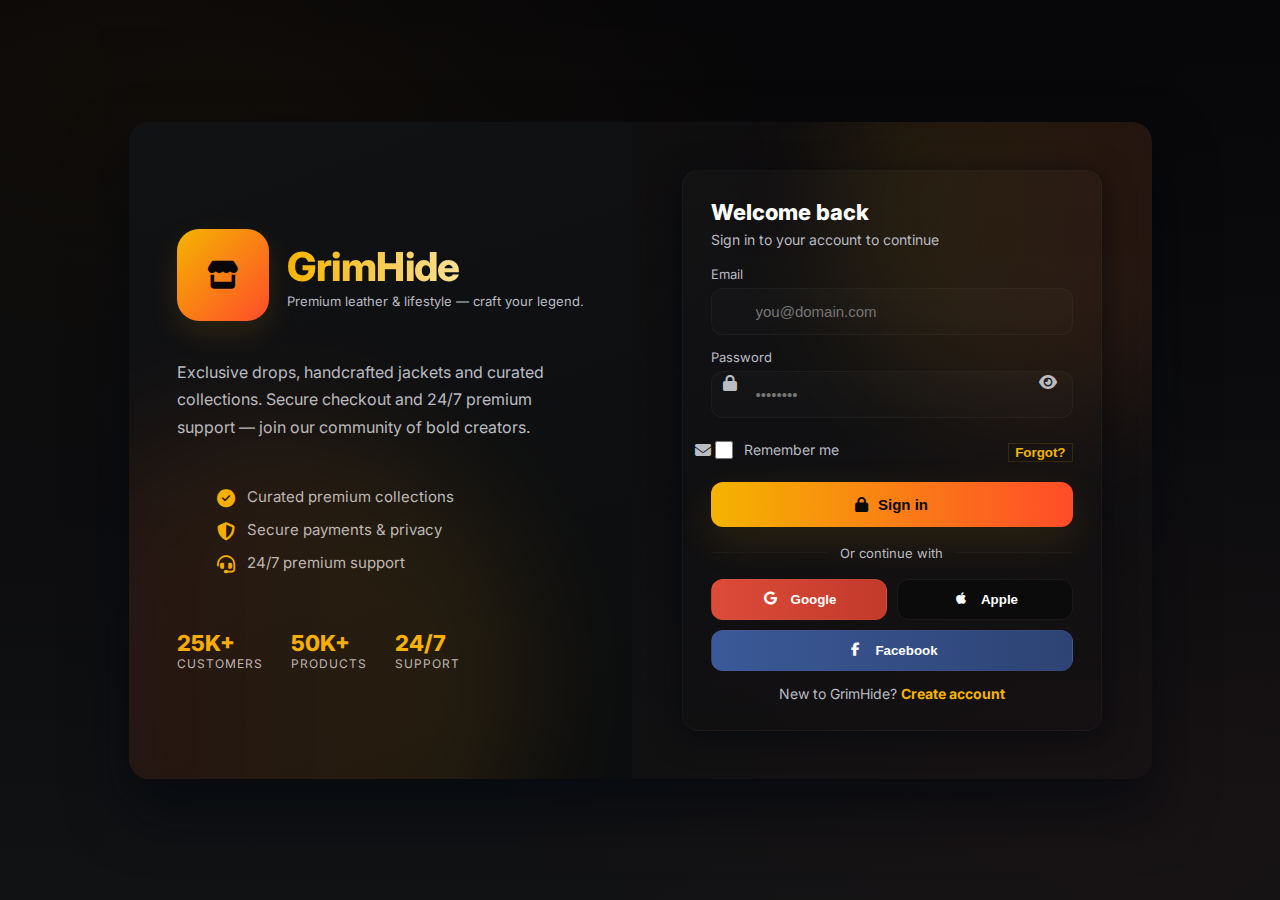
<file: login.html>
<!doctype html>
<html lang="en">
<head>
<meta charset="utf-8" />
<meta name="viewport" content="width=device-width,initial-scale=1" />
<title>GrimHide — Sign in</title>
<link rel="preconnect" href="https://fonts.gstatic.com" crossorigin>
<link href="https://fonts.googleapis.com/css2?family=Inter:wght@300;400;600;800&display=swap" rel="stylesheet">
<link rel="stylesheet" href="https://cdnjs.cloudflare.com/ajax/libs/font-awesome/6.4.0/css/all.min.css">
<style>
:root{
  --bg-1:#070608; --bg-2:#111214; --panel:#151618;
  --accent-1:#f4b400; --accent-2:#ff4c29;
  --muted:#b9bcc3; --glass: rgba(255,255,255,0.03);
  --radius-lg:20px; --radius:12px; --shadow-heavy: 0 30px 60px rgba(2,6,14,0.6); --speed:.28s;
}
*{box-sizing:border-box;}
html,body{height:100%; margin:0; font-family:"Inter", system-ui; -webkit-font-smoothing:antialiased; display:flex; align-items:center; justify-content:center; padding:28px; background:
  radial-gradient(600px 400px at 10% 10%, rgba(244,180,0,0.035), transparent),
  radial-gradient(600px 400px at 90% 90%, rgba(255,76,41,0.03), transparent),
  linear-gradient(180deg,var(--bg-1),var(--bg-2));
  color:#eee;
}

.wrap{
  width:100%; max-width:1100px; border-radius:var(--radius-lg); overflow:hidden;
  display:grid; grid-template-columns:1fr 520px; gap:0;
  background: linear-gradient(180deg, rgba(255,255,255,0.01), rgba(0,0,0,0.02));
  box-shadow: var(--shadow-heavy); position:relative;
}
.wrap::before, .wrap::after{
  content:""; position:absolute; border-radius:50%; filter: blur(60px); opacity:0.10; pointer-events:none;
}
.wrap::before{ width:420px; height:420px; top:-120px; right:-100px; background:linear-gradient(90deg,var(--accent-1),var(--accent-2));}
.wrap::after{ width:520px; height:520px; bottom:-160px; left:-120px; background:linear-gradient(90deg,var(--accent-2),var(--accent-1));}

.left{
  background: linear-gradient(160deg,#111214, #0c0d0f); padding:56px 48px;
  display:flex; flex-direction:column; justify-content:center; gap:22px; position:relative;
}
.brand-badge{
  width:92px;height:92px;border-radius:22px;
  background:linear-gradient(135deg,var(--accent-1),var(--accent-2));
  display:flex; align-items:center; justify-content:center;
  box-shadow: 0 12px 30px rgba(255,180,0,0.12);
  font-weight:800;font-size:28px;color:#090709;
}
.brand-title{
  font-size:40px; font-weight:800; line-height:1; letter-spacing:-0.6px;
  background: linear-gradient(90deg,var(--accent-1), #fff);
  -webkit-background-clip:text; background-clip:text; color:transparent; margin-top:6px;
}
.brand-sub{ color:var(--muted); max-width:380px; font-size:16px; line-height:1.7; }
.features{ margin-top:8px; display:flex; flex-direction:column; gap:12px; }
.feature{ display:flex; gap:12px; align-items:flex-start; color:var(--muted); font-size:15px; }
.feature i{ color:var(--accent-1); font-size:18px; margin-top:3px; }
.stats{ display:flex; gap:28px; margin-top:18px; }
.stat{ display:flex; flex-direction:column; }
.stat .num{ font-weight:800; color:var(--accent-1); font-size:22px }
.stat .lbl{ color:var(--muted); font-size:12px; letter-spacing:1px; text-transform:uppercase }

.right{
  background: linear-gradient(180deg, rgba(255,255,255,0.01), rgba(0,0,0,0.03)); padding:48px;
  display:flex; align-items:center; justify-content:center; position:relative;
}
.card{
  width:100%; max-width:420px;
  background: linear-gradient(180deg, rgba(255,255,255,0.02), rgba(0,0,0,0.02));
  border-radius:16px; padding:28px;
  box-shadow: 0 6px 30px rgba(2,6,14,0.6);
  border:1px solid rgba(255,255,255,0.03); position:relative; overflow:hidden;
}
.card h2{ margin:0 0 6px 0; font-size:22px; font-weight:800; color:#fff; }
.card p.lead{ margin:0 0 18px 0; color:var(--muted); font-size:14px }

.form-row{ display:flex; flex-direction:column; gap:14px; margin-top:8px }
label{ font-size:13px; color:var(--muted); display:block; margin-bottom:6px }
.input{
  width:100%; padding:14px 16px; border-radius:12px;
  border:1px solid rgba(255,255,255,0.04);
  background: linear-gradient(180deg, rgba(255,255,255,0.018), rgba(255,255,255,0.01));
  color:#fff; outline:none; font-size:15px;
  transition: box-shadow var(--speed), transform var(--speed), border-color var(--speed);
  position:relative;
}
.input:focus{ box-shadow: 0 6px 24px rgba(244,180,0,0.10); transform: translateY(-2px); border-color: rgba(244,180,0,0.9); }
.input.with-icon{ padding-left:44px; }
.input-icon{ position:absolute; left:12px; top:50%; transform:translateY(-50%); color:var(--muted); font-size:16px; pointer-events:none; }

.pw-toggle{ position:absolute; right:10px; top:50%; transform:translateY(-50%); background:transparent;border:0;color:var(--muted); cursor:pointer; font-size:16px; }

.row-between{ display:flex; align-items:center; justify-content:space-between; margin-top:6px; gap:10px }
.remember{ display:flex; align-items:center; gap:8px; color:var(--muted); font-size:14px }
.remember input{ width:18px; height:18px; accent-color:var(--accent-1) }

.btn{
  display:inline-flex; align-items:center; justify-content:center; gap:10px;
  width:100%; padding:14px 16px; border-radius:12px; border:0; cursor:pointer;
  font-weight:700; font-size:15px; transition: transform var(--speed), box-shadow var(--speed);
}
.btn-primary{ background: linear-gradient(90deg,var(--accent-1), var(--accent-2)); color:#0b0a08; box-shadow: 0 14px 40px rgba(244,180,0,0.12); }
.btn-primary:hover{ transform: translateY(-4px); box-shadow: 0 20px 60px rgba(244,180,0,0.18) }
.btn-ghost{ background:transparent; color:var(--accent-1); border:1px solid rgba(244,180,0,0.14); font-weight:600; }

.divider{ display:flex; align-items:center; gap:12px; justify-content:center; margin:18px 0; color:var(--muted); font-size:13px; }
.divider:before, .divider:after{ content:""; height:1px; flex:1; background:rgba(255,255,255,0.03) }

.socials{ display:flex; gap:10px; flex-wrap:wrap }
.social{ flex:1 1 48%; display:inline-flex; gap:10px; align-items:center; justify-content:center;
  padding:12px; border-radius:12px; border:1px solid rgba(255,255,255,0.03); cursor:pointer; font-weight:700;
  background: linear-gradient(180deg, rgba(255,255,255,0.01), rgba(0,0,0,0.02));
}
.social i{ width:20px; text-align:center }
.social.google{ color:#fff; background:linear-gradient(90deg,#dd4b39,#c23a2a) }
.social.apple{ color:#fff; background:#0b0b0b; border-color: rgba(255,255,255,0.06) }
.social.fb{ color:#fff; background:linear-gradient(90deg,#3b5998,#2d4373) }

.signup{ text-align:center; margin-top:14px; color:var(--muted); font-size:14px }
.signup a{ color:var(--accent-1); font-weight:700; text-decoration:none }

.modal{
  position:fixed; inset:0; display:none; align-items:center; justify-content:center; z-index:9999;
  background: linear-gradient(180deg, rgba(2,6,14,0.6), rgba(2,6,14,0.8)); padding:28px;
}
.modal.show{ display:flex }
.modal-card{
  width:100%; max-width:420px; border-radius:14px; padding:20px 22px; background: linear-gradient(180deg, rgba(255,255,255,0.02), rgba(0,0,0,0.03));
  border:1px solid rgba(255,255,255,0.03); box-shadow: 0 20px 60px rgba(2,6,14,0.7);
  transform: translateY(-50px);
  opacity: 0;
  transition: all 0.35s ease;
}
.modal-card.show{ transform: translateY(0); opacity:1; }
.modal h3{ margin:0 0 8px 0 }
.modal p{ margin:0 0 14px 0; color:var(--muted) }

@media (max-width:980px){ .wrap{ grid-template-columns: 1fr; max-width:760px } .left{ order:2; padding:34px } .right{ order:1; padding:28px } .wrap::before, .wrap::after{ display:none } }
@media (max-width:420px){ .brand-title{ font-size:28px } .brand-badge{ width:72px; height:72px; font-size:22px } .card{ padding:18px } }
</style>
</head>
<body>

<div class="wrap" role="region" aria-label="GrimHide sign in">
  <div class="left" aria-hidden="false">
    <div style="display:flex;gap:18px;align-items:center">
      <div class="brand-badge"><i class="fas fa-store"></i></div>
      <div>
        <div class="brand-title">GrimHide</div>
        <div style="color:var(--muted);font-size:13px;margin-top:6px">Premium leather & lifestyle — craft your legend.</div>
      </div>
    </div>
    <p class="brand-sub">Exclusive drops, handcrafted jackets and curated collections. Secure checkout and 24/7 premium support — join our community of bold creators.</p>
    <ul class="features" aria-hidden="true">
      <li class="feature"><i class="fas fa-check-circle"></i> Curated premium collections</li>
      <li class="feature"><i class="fas fa-shield-alt"></i> Secure payments & privacy</li>
      <li class="feature"><i class="fas fa-headset"></i> 24/7 premium support</li>
    </ul>
    <div class="stats" aria-hidden="true">
      <div class="stat"><div class="num">25K+</div><div class="lbl">customers</div></div>
      <div class="stat"><div class="num">50K+</div><div class="lbl">products</div></div>
      <div class="stat"><div class="num">24/7</div><div class="lbl">support</div></div>
    </div>
  </div>

  <div class="right">
    <div class="card" role="form" aria-labelledby="signin-title">
      <h2 id="signin-title">Welcome back</h2>
      <p class="lead">Sign in to your account to continue</p>
      <form id="loginForm" autocomplete="on" novalidate>
        <div class="form-row">
          <div class="field-wrap">
            <label for="email">Email</label>
            <input id="email" class="input with-icon" type="email" placeholder="you@domain.com" required>
            <i class="input-icon fa fa-envelope"></i>
          </div>
          <div class="field-wrap" style="position:relative">
            <label for="password">Password</label>
            <input id="password" class="input with-icon" type="password" placeholder="••••••••" minlength="6" required>
            <i class="input-icon fa fa-lock"></i>
            <button type="button" class="pw-toggle" id="pwToggle" aria-label="Show password"><i class="fa fa-eye"></i></button>
          </div>
          <div class="row-between">
            <label class="remember"><input type="checkbox" id="remember"> Remember me</label>
            <button type="button" class="btn-ghost" id="forgotBtn">Forgot?</button>
          </div>
          <button class="btn btn-primary" id="signinBtn" type="submit"><i class="fa fa-lock"></i> Sign in</button>
        </div>
      </form>
      <div class="divider"><span>Or continue with</span></div>
      <div class="socials" role="group" aria-label="social sign in">
        <button class="social google" id="btnGoogle"><i class="fab fa-google"></i> Google</button>
        <button class="social apple" id="btnApple"><i class="fab fa-apple"></i> Apple</button>
        <button class="social fb" id="btnFB"><i class="fab fa-facebook-f"></i> Facebook</button>
      </div>
      <div class="signup">New to GrimHide? <a href="#" id="createBtn">Create account</a></div>
    </div>
  </div>
</div>

<!-- Forgot Password Modal -->
<div class="modal" id="modalForgot" role="dialog" aria-modal="true" aria-hidden="true">
  <div class="modal-card">
    <h3>Reset your password</h3>
    <p>Enter your email associated with your account. We'll send a reset link.</p>
    <input id="resetEmail" class="input" type="email" placeholder="you@domain.com">
    <div style="display:flex;gap:10px;margin-top:12px">
      <button class="btn btn-primary" id="sendReset">Send link</button>
      <button class="btn btn-ghost" id="closeModal">Cancel</button>
    </div>
  </div>
</div>

<!-- Create Account Modal -->
<div class="modal" id="modalCreate" role="dialog" aria-modal="true" aria-hidden="true">
  <div class="modal-card">
    <h3>Create your account</h3>
    <p>Fill in your details to get started with GrimHide.</p>
    <div class="form-row">
      <input id="newName" class="input" type="text" placeholder="Full Name" required>
      <input id="newEmail" class="input" type="email" placeholder="Email" required>
      <input id="newPassword" class="input" type="password" placeholder="Password" required>
    </div>
    <div style="display:flex;gap:10px;margin-top:12px">
      <button class="btn btn-primary" id="createAccountBtn">Create Account</button>
      <button class="btn btn-ghost" id="closeCreateModal">Cancel</button>
    </div>
  </div>
</div>

<script>
const qs = s=>document.querySelector(s);
const emailEl = qs('#email'), pwEl = qs('#password'), form = qs('#loginForm'), pwToggle = qs('#pwToggle');
const modal = qs('#modalForgot'), forgotBtn = qs('#forgotBtn'), closeModal = qs('#closeModal'), sendReset = qs('#sendReset'), resetEmail = qs('#resetEmail');
const createBtn = qs('#createBtn'), modalCreate = qs('#modalCreate'), closeCreateModal = qs('#closeCreateModal'), createAccountBtn = qs('#createAccountBtn');
const btnGoogle=qs('#btnGoogle'), btnApple=qs('#btnApple'), btnFB=qs('#btnFB');

function toast(msg,success=true){
  const t = document.createElement('div');
  t.textContent = msg;
  t.style.position='fixed'; t.style.left='50%'; t.style.bottom='32px';
  t.style.transform='translateX(-50%)'; t.style.background=success?'linear-gradient(90deg,var(--accent-1),var(--accent-2))':'rgba(255,75,75,0.95)';
  t.style.color=success?'#0b0a08':'#fff'; t.style.padding='10px 16px'; t.style.borderRadius='999px';
  t.style.boxShadow='0 8px 30px rgba(2,6,14,0.6)'; t.style.zIndex=99999; t.style.fontWeight=700;
  document.body.appendChild(t);
  setTimeout(()=>t.style.opacity='0.01',1800); setTimeout(()=>t.remove(),2200);
}

pwToggle.addEventListener('click',()=>{const shown=pwEl.type==='text'; pwEl.type=shown?'password':'text'; pwToggle.innerHTML=shown?'<i class="fa fa-eye"></i>':'<i class="fa fa-eye-slash"></i>'; pwEl.focus();});

form.addEventListener('submit',e=>{
  e.preventDefault();
  const email=emailEl.value.trim(), pw=pwEl.value;
  if(!email){ toast('Please enter your email',false); emailEl.focus(); return;}
  if(!/^[^\s@]+@[^\s@]+\.[^\s@]+$/.test(email)){ toast('Please enter a valid email',false); emailEl.focus(); return;}
  if(!pw||pw.length<6){ toast('Password must be at least 6 characters',false); pwEl.focus(); return;}
  const btn=qs('#signinBtn'); btn.disabled=true; btn.innerHTML='<i class="fa fa-spinner fa-spin"></i> Signing in...';
  setTimeout(()=>{
    if(email.toLowerCase()==='demo@grimhide.com'&&pw==='password123'){ toast('Login successful!',true); localStorage.setItem('grimhide_demo_token','DEMO_ABC_12345'); }
    else{ toast('Invalid credentials — try demo@grimhide.com / password123',false); }
    btn.disabled=false; btn.innerHTML='<i class="fa fa-lock"></i> Sign in';
  },900);
});

forgotBtn.addEventListener('click',()=>{modal.classList.add('show'); modal.setAttribute('aria-hidden','false'); modal.querySelector('.modal-card').classList.add('show'); resetEmail.focus();});
closeModal.addEventListener('click',()=>{modal.classList.remove('show'); modal.setAttribute('aria-hidden','true'); modal.querySelector('.modal-card').classList.remove('show');});
sendReset.addEventListener('click',()=>{const v=resetEmail.value.trim(); if(!v){toast('Enter your email',false); resetEmail.focus(); return;} toast('Reset link sent to '+v,true); modal.classList.remove('show'); modal.setAttribute('aria-hidden','true'); resetEmail.value=''; modal.querySelector('.modal-card').classList.remove('show');});
modal.addEventListener('click',(ev)=>{if(ev.target===modal){modal.classList.remove('show'); modal.setAttribute('aria-hidden','true'); modal.querySelector('.modal-card').classList.remove('show');}});

createBtn.addEventListener('click',(e)=>{e.preventDefault(); modalCreate.classList.add('show'); modalCreate.setAttribute('aria-hidden','false'); modalCreate.querySelector('.modal-card').classList.add('show'); qs('#newName').focus();});
closeCreateModal.addEventListener('click',()=>{modalCreate.classList.remove('show'); modalCreate.setAttribute('aria-hidden','true'); modalCreate.querySelector('.modal-card').classList.remove('show');});
createAccountBtn.addEventListener('click',()=>{
  const name=qs('#newName').value.trim(), email=qs('#newEmail').value.trim(), pw=qs('#newPassword').value;
  if(!name||!email||!pw){ toast('All fields are required',false); return; }
  toast('Account created! Welcome '+name,true);
  modalCreate.classList.remove('show'); modalCreate.setAttribute('aria-hidden','true'); modalCreate.querySelector('.modal-card').classList.remove('show');
});

btnGoogle.addEventListener('click',()=>{toast('Google sign-in clicked',true);});
btnApple.addEventListener('click',()=>{toast('Apple sign-in clicked',true);});
btnFB.addEventListener('click',()=>{toast('Facebook sign-in clicked',true);});

pwEl.addEventListener('keydown',ev=>{if(ev.key==='Enter'){form.requestSubmit();}});
</script>
</body>
</html>
</file>
<file: css/main.css>
/* Root Variables */
:root {
  /* Colors */
  --bg: #0f0f10;
  --panel: #17181b;
  --panel-2: #1f2126;
  --panel-3: #252831;
  --text: #eaeaea;
  --muted: #b9bcc3;
  --brand: #f4b400;
  --brand-2: #ff4c29;
  --ok: #10b981;
  --warn: #f59e0b;
  --err: #ef4444;

  /* Radii */
  --radius: 16px;
  --radius-lg: 24px;

  /* Shadows */
  --shadow: 0 10px 30px rgba(0, 0, 0, 0.35);
  --shadow-2: 0 20px 50px rgba(0, 0, 0, 0.45);
  --shadow-inset: inset 0 1px 0 rgba(255, 255, 255, 0.06);

  /* Transitions */
  --speed: 0.25s;
  --speed-fast: 0.15s;

  /* Gradients */
  --gradient-brand: linear-gradient(135deg, var(--brand), var(--brand-2));
  --gradient-panel: linear-gradient(160deg, #1f2126, #17181b);
  --gradient-glass: linear-gradient(135deg, rgba(31, 33, 38, 0.8), rgba(23, 24, 27, 0.9));
}

/*Universal Reset & Base Styles*/
* {
  box-sizing: border-box;
  margin: 0;
  padding: 0;
}

html,
body {
  height: 100%;
  scroll-behavior: smooth;
}

body {
  font-family: system-ui, -apple-system, Segoe UI, Roboto, Inter, Arial, Helvetica, sans-serif;
  background: radial-gradient(1200px 800px at 10% -10%, rgba(244, 180, 0, 0.08), transparent 60%),
    radial-gradient(900px 700px at 110% 10%, rgba(255, 76, 41, 0.08), transparent 60%), var(--bg);
  color: var(--text);
  line-height: 1.6;
  overflow-x: hidden;
  opacity: 0;
  animation: pageIn 0.8s cubic-bezier(0.22, 0.61, 0.36, 1) forwards;
  padding-top: 80px; /* Space for fixed header */
}

@keyframes pageIn {
  from {
    opacity: 0;
    filter: blur(8px);
    transform: translateY(10px);
  }

  to {
    opacity: 1;
    filter: blur(0);
    transform: translateY(0);
  }
}

img {
  display: block;
  max-width: 100%;
  user-select: none;
  -webkit-user-drag: none;
}

a {
  text-decoration: none;
  color: inherit;
  transition: color var(--speed);
}

button {
  font: inherit;
  cursor: pointer;
  border: none;
  background: none;
}

/*Typography Enhancements*/
h1,
h2,
h3,
h4,
h5,
h6 {
  font-weight: 800;
  line-height: 1.2;
  letter-spacing: -0.02em;
  position: relative;
}

h1 {
  font-size: clamp(2rem, 4vw, 3.2rem);
  background: linear-gradient(135deg, #fff 0%, #ff8e35 100%);
  -webkit-background-clip: text;
  -webkit-text-fill-color: transparent;
  background-clip: text;
  text-shadow: 0 2px 10px rgba(244, 180, 0, 0.1);
}

h2 {
  font-size: clamp(1.5rem, 3vw, 2.2rem);
  margin-bottom: 1.2rem;
  position: relative;
  display: inline-block;
}

h2::after {
  content: '';
  position: absolute;
  bottom: -8px;
  left: 0;
  width: 60px;
  height: 3px;
  background: var(--gradient-brand);
  border-radius: 3px;
  animation: slideIn 0.6s ease-out forwards;
  transform: scaleX(0);
  transform-origin: left;
}

@keyframes slideIn {
  to {
    transform: scaleX(1);
  }
}

h3 {
  font-size: 1.4rem;
  margin-bottom: 1rem;
}

p {
  margin-bottom: 1rem;
  color: var(--muted);
  line-height: 1.7;
}

/*   Header / Nav*/
header {
   
  position:fixed  !important;
  top: 0;
  left: 0;
  right: 0;
  width: 100%;
  height: 80px;
  z-index: 1000; 
  background: rgba(23, 24, 27, 0.85);
  backdrop-filter: saturate(1.8) blur(12px);
  box-shadow: 0 1px 0 rgba(255, 255, 255, 0.06);
  border-bottom: 1px solid rgba(255, 255, 255, 0.08);
  transition: all var(--speed) ease;
}
body {
  padding-top: 80px; /* header height ke barabar padding do, nahi to content header ke neeche chhup jayega */
}
.nav {
  max-width: 1280px;
  margin: auto;
  display: flex;
  align-items: center;
  gap: 16px;
  padding: 14px 24px;
}
.brand {
  position: sticky;
  display: flex;
  align-items: center;
  gap: 12px;
  font-weight: 900;
  font-size: 1.35rem;
  letter-spacing: -0.5px;
  transition: transform var(--speed-fast);
  position: relative;
  white-space: nowrap;
}
.brand::after {
  position: fixed;
  content: '';
  position: absolute;
  bottom: -5px;
  left: 0;
  width: 0;
  height: 2px;
  background: var(--gradient-brand);
  transition: width 0.3s ease;
}
.brand:hover::after {
  width: 100%;
}
.brand:hover {
  transform: scale(1.02);
}
.brand .dot {
  position: fixed;
  width: 12px;
  height: 12px;
  border-radius: 999px;
  background: var(--gradient-brand);
  box-shadow: 0 0 16px rgba(244, 180, 0, 0.6);
  position: relative;
  animation: pulse 2s infinite;
}
@keyframes pulse {
  0% {
    box-shadow: 0 0 0 0 rgba(244, 180, 0, 0.4);
  }
  70% {
    box-shadow: 0 0 0 10px rgba(244, 180, 0, 0);
  }
  100% {
    box-shadow: 0 0 0 0 rgba(244, 180, 0, 0);
  }
}
.nav ul {
  list-style: none;
  display: flex;
  gap: 24px;
  margin: 0 20px;
}
.nav a.link {
  position: relative;
  padding: 8px 4px;
  color: var(--text); /* Changed from var(--muted) to var(--text) for better visibility */
  font-weight: 500;
  transition: all var(--speed);
  white-space: nowrap;
  font-size: 1rem; /* Slightly increased font size */
}
.nav a.link::after {
  content: "";
  position: absolute;
  left: 0;
  bottom: -4px;
  height: 2px;
  width: 0;
  background: var(--gradient-brand);
  transition: width 0.3s cubic-bezier(0.25, 0.46, 0.45, 0.94);
}
.nav a.link:hover {
  color: var(--text);
}
.nav a.link:hover::after {
  width: 100%;
}
/* Search - ENHANCED - PRO MAX */
.search {
  flex: 1;
  display: flex;
  gap: 10px;
  align-items: center;
  max-width: 480px;
  margin-left: auto;
  background: var(--panel-3);
  border: 1px solid rgba(244, 180, 0, 0.1);
  border-radius: 999px;
  padding: 10px 16px;
  transition: all var(--speed);
  position: relative;
  overflow: hidden;
}
.search::before {
  content: '';
  position: absolute;
  top: 0;
  left: -100%;
  width: 100%;
  height: 100%;
  background: linear-gradient(90deg, transparent, rgba(244, 180, 0, 0.1), transparent);
  transition: left 0.5s;
}
.search:hover::before {
  left: 100%;
}
.search:focus-within {
  border-color: rgba(244, 180, 0, 0.4);
  box-shadow: 0 0 0 3px rgba(244, 180, 0, 0.15);
}
.search input {
  flex: 1;
  background: transparent;
  border: 0;
  color: var(--text);
  outline: none;
  font-size: 0.95rem;
}
.search input::placeholder {
  color: rgba(185, 188, 195, 0.6);
}
/* Pills - ULTRA PRO MAX */
.pill {
  display: inline-flex;
  align-items: center;
  gap: 10px;
  border-radius: 999px;
  background: var(--gradient-panel);
  border: 1px solid rgba(255, 255, 255, 0.08);
  padding: 12px 18px;
  cursor: pointer;
  transition: all var(--speed) cubic-bezier(0.25, 0.46, 0.45, 0.94);
  font-weight: 600;
  position: relative;
  overflow: hidden;
  box-shadow: 0 4px 15px rgba(0, 0, 0, 0.2);
  text-decoration: none;
  color: inherit;
  justify-content: center;
}
.pill::before {
  content: '';
  position: absolute;
  top: 0;
  left: -100%;
  width: 100%;
  height: 100%;
  background: linear-gradient(90deg, transparent, rgba(255, 255, 255, 0.1), transparent);
  transition: left 0.5s;
}
.pill:hover::before {
  left: 100%;
}
.pill:hover {
  transform: translateY(-2px);
  box-shadow: var(--shadow);
  border-color: rgba(244, 180, 0, 0.2);
}
.pill:active {
  transform: translateY(0);
}
/* ==============================
    CART BUTTON - ULTRA PROFESSIONAL - PRO MAX
============================== */
.cart-btn {
  position: relative;
  display: flex;
  align-items: center;
  gap: 10px;
  background: var(--panel-3);
  border: 1px solid rgba(255, 255, 255, 0.12);
  border-radius: 999px;
  padding: 12px 22px;
  cursor: pointer;
  transition: all 0.3s ease;
  font-weight: 500;
  color: var(--text);
  box-shadow: 0 4px 15px rgba(0, 0, 0, 0.15);
  position: relative;
  overflow: hidden;
}

.cart-btn::before {
  content: '';
  position: absolute;
  top: 0;
  left: -100%;
  width: 100%;
  height: 100%;
  background: linear-gradient(90deg, transparent, rgba(244, 180, 0, 0.1), transparent);
  transition: left 0.5s;
}

.cart-btn:hover::before {
  left: 100%;
}

.cart-btn:hover {
  background: var(--gradient-panel);
  border-color: rgba(244, 180, 0, 0.3);
  transform: translateY(-2px);
  box-shadow: 0 6px 20px rgba(0, 0, 0, 0.25);
}

.cart-btn:active {
  transform: translateY(0);
}

.cart-btn i {
  font-size: 1.1rem;
  color: var(--brand);
}

.cart-count {
  position: absolute;
  top: -4px;
  right: -6px;
  background: var(--gradient-brand);
  color: #0f0f10;
  border-radius: 50px;
  padding: 12px;
  font-size: 1rem;
  font-weight: 650;
  min-width: 10px;
  height: 10px;
  display: flex;
  align-items: center;
  justify-content: center;
  border: 1px solid var(--bg);
  box-shadow: 0 3px 8px rgba(0, 0, 0, 0.3);
  animation: bounce 0.6s ease;
}

@keyframes bounce {

  0%,
  20%,
  50%,
  80%,
  100% {
    transform: translateY(0);
  }

  40% {
    transform: translateY(-5px);
  }

  60% {
    transform: translateY(-3px);
  }
}

/* login Button */
.login-link-button {
  /* Core pill structure */
  display: inline-flex;
  align-items: center;
  justify-content: center;
  gap: 10px; /* Space between icon and text */
  border-radius: 999px;
  padding: 12px 22px; /* Generous padding */
  font-weight: 600; /* Slightly bolder text */
  font-size: 1rem;
  cursor: pointer;
  text-decoration: none;
  transition: all 0.3s cubic-bezier(0.25, 0.46, 0.45, 0.94); /* Smooth transitions */
  position: relative;
  overflow: hidden; /* For the shimmer effect */

  /* Visuals */
  color: var(--text); /* Text color */
  background: var(--panel-3); /* Subtle dark background */
  border: 1px solid rgba(255, 255, 255, 0.12); /* Light border */
  box-shadow: 0 4px 12px rgba(0, 0, 0, 0.15); /* Subtle shadow */
}

/* Shimmer effect on hover */
.login-link-button::before {
  content: '';
  position: absolute;
  top: 0;
  left: -100%;
  width: 100%;
  height: 100%;
  background: linear-gradient(90deg, transparent, rgba(255, 255, 255, 0.15), transparent);
  transition: left 0.6s;
}

.login-link-button:hover::before {
  left: 100%;
}

/* Hover effects - Make it feel interactive */
.login-link-button:hover {
  background: var(--gradient-panel); /* Richer background on hover */
  border-color: rgba(244, 180, 0, 0.4); /* Brand accent on border */
  transform: translateY(-2px); /* Lift effect */
  box-shadow: 0 6px 18px rgba(0, 0, 0, 0.25); /* Deeper shadow on hover */
  color: var(--text); /* Ensure text color stays consistent */
}

/* Icon styling and animation */
.login-icon {
  transition: transform 0.3s cubic-bezier(0.25, 0.46, 0.45, 0.94), color 0.3s;
  color: var(--brand); /* Brand color for the icon */
  flex-shrink: 0; /* Prevent icon from shrinking */
}

/* Animate icon on button hover */
.login-link-button:hover .login-icon {
  transform: translateX(4px); /* Noticeable slide animation */
  color: var(--text); /* Icon color matches text on hover */
}

/* Active/Pressed state - Subtle press-down effect */
.login-link-button:active {
  transform: translateY(0); /* Reset lift */
  box-shadow: 0 3px 8px rgba(0, 0, 0, 0.2); /* Reduce shadow to simulate press */
}

/* Ensure consistent spacing in the nav bar */
.nav .pill.cart-btn,
.nav .login-link-button {
  margin-left: 12px; /* Space it from the search bar and other buttons */
}

/* Responsive adjustments for smaller screens */
@media (max-width: 900px) {
  .nav .login-link-button {
    margin-left: 8px; /* Slightly less space on mobile */
    padding: 10px 18px; /* Smaller touch target for mobile */
    font-size: 0.95rem;
  }
  .login-link-button:hover .login-icon {
    transform: translateX(3px); /* Reduce animation intensity on mobile */
  }
}

@media (max-width: 480px) {
  .nav .login-link-button {
    padding: 10px 16px; /* Even more compact */
    font-size: 0.9rem;
  }
}


/*Drawer*/

.drawer-backdrop {
  position: sticky;
  inset: 0;
  background: rgba(0, 0, 0, 0.6);
  opacity: 0;
  pointer-events: none;
  transition: opacity 0.3s cubic-bezier(0.25, 0.46, 0.45, 0.94);
  z-index: 1000;
  backdrop-filter: blur(4px);
  }

.drawer-backdrop.show {
  opacity: 1;
  pointer-events: auto;
}

    .drawer {
      position: fixed;
      top: 0;
      right: 0;
      height: 100%;
      width: min(500px, 95vw);
      background: var(--gradient-panel);
      border-left: 1px solid rgba(255, 255, 255, .15);
      box-shadow: var(--shadow-2);
      transform: translateX(100%);
      transition: transform .5s cubic-bezier(0.25, 0.46, 0.45, 0.94);
      display: flex;
      flex-direction: column;
      z-index: 10000;
      padding: 30px;
      overflow-y: auto;
      backdrop-filter: blur(15px);
    }

.drawer.open {
  transform: translateX(0);
}

.drawer header {
  display: flex;
  justify-content: space-between;
  align-items: center;
  margin-bottom: 24px;
  padding-bottom: 16px;
  border-bottom: 1px solid rgba(255, 255, 255, 0.08);
}

.drawer header strong {
  font-weight: 800;
  color: var(--brand);
  font-size: 1.4rem;
  text-shadow: 0 2px 4px rgba(244, 180, 0, 0.2);
}





#closeCart {
  cursor: pointer;
  font-size: 0.9rem;
  font-weight: 600;
  color: var(--muted);
  transition: all var(--speed);
  padding: 8px 16px;
  border-radius: 999px;
  background: var(--panel-2);
  border: 1px solid rgba(255, 255, 255, 0.1);
}

#closeCart:hover {
  color: var(--brand);
  background: rgba(255, 255, 255, 0.06);
  transform: translateY(-1px);
  border-color: rgba(244, 180, 0, 0.3);
}

/* Cart Items Container - Fixed for Scroll */
.cart-items {
  flex: 1;
  display: flex;
  flex-direction: column;
  gap: 16px;
  overflow-y: auto; /* Enables vertical scrolling */
  padding: 0 8px; /* Consistent padding */
  max-height: calc(100vh - 300px); /* Limits height to allow space for header/footer */
  min-height: 0; /* Allows container to shrink */
  scrollbar-width: thin; /* For Firefox */
  scrollbar-color: var(--brand) var(--panel-2); /* Custom scrollbar colors */
}

/* Custom Scrollbar for Webkit Browsers (Chrome, Safari) */
.cart-items::-webkit-scrollbar {
  width: 6px;
  border-radius:3px;
}

.cart-items::-webkit-scrollbar-track {
  background: var(--panel-2);
  border-radius: 3px;
}

.cart-items::-webkit-scrollbar-thumb {
  background: var(--brand);
  border-radius: 3px;
}

.cart-items::-webkit-scrollbar-thumb:hover {
  background: var(--brand-2);
}
/* Cart Item */
.cart-item {
  margin-bottom: 0;
  display: flex;
  gap: 15px;
  padding: 15px;
  background: var(--panel-2);
  border-radius: 14px;
  border: 1px solid rgba(255, 255, 255, 0.06);
  transition: all 0.3s cubic-bezier(0.25, 0.46, 0.45, 0.94);
}

.cart-item:hover {
  transform: translateX(-4px);
  box-shadow: 0 6px 16px rgba(0, 0, 0, 0.25);
  border-color: rgba(244, 180, 0, 0.2);
}

.cart-item-img {
  width: 80px;
  height: 80px;
  border-radius: 8px;
  object-fit: cover;
  background: linear-gradient(160deg, #0d0f13, #15171c);
  display: grid;
  place-items: center;
}

.cart-item-details {
  flex: 1;
  display: flex;
  flex-direction: column;
  justify-content: space-between;
}

.cart-item-name {
  font-size: 1rem;
  font-weight: 600;
  margin-bottom: 5px;
  color: var(--text);
}

.cart-item-price {
  font-size: 0.95rem;
  color: var(--brand);
  font-weight: 700;
}

.cart-item-controls {
  display: flex;
  align-items: center;
  gap: 8px;
  margin-top: 10px;
}

.cart-item-qty {
  min-width: 30px;
  text-align: center;
  font-weight: 600;
  color: var(--text);
}

.cart-item-btn {
  width: 28px;
  height: 28px;
  font-size: 1rem;
  background: var(--panel-3);
  border: 1px solid rgba(255, 255, 255, 0.12);
  color: var(--brand);
  border-radius: 6px;
  cursor: pointer;
  display: flex;
  align-items: center;
  justify-content: center;
  transition: all 0.2s;
}

.cart-item-btn:hover {
  background: var(--brand);
  color: #141414;
}

.cart-item-total {
  font-weight: 700;
  color: var(--brand);
  margin-top: 5px;
}

.cart-item-remove {
  padding: 6px 12px;
  font-size: 0.8rem;
  background: #ef4444;
  color: white;
  border: none;
  border-radius: 6px;
  cursor: pointer;
  transition: all 0.2s;
  margin-top: 10px;
  align-self: flex-start;
}

.cart-item-remove:hover {
  background: #dc2626;
  transform: translateY(-2px);
}

/* Empty Cart State */
.cart-empty {
  text-align: center;
  padding: 50px 20px;
  color: var(--muted);
  flex-grow: 1;
  display: flex;
  flex-direction: column;
  justify-content: center;
  align-items: center;
}

.cart-empty-icon {
  font-size: 4rem;
  margin-bottom: 20px;
  opacity: 0.2;
  color: var(--brand);
}

.cart-empty-text {
  margin-bottom: 20px;
  font-size: 1.1rem;
}

/* Cart Footer - Always Visible at Bottom */
.drawer footer {
  margin-top: auto;
  padding-top: 20px;
  border-top: 1px solid rgba(255, 255, 255, 0.1);
  background: var(--gradient-panel);
  position: sticky;
  bottom: 0;
  z-index: 10;
}

.tot {
  display: flex;
  justify-content: space-between;
  align-items: center;
  margin-bottom: 16px;
  padding-bottom: 12px;
  border-bottom: 1px solid rgba(255, 255, 255, 0.06);
}

.tot span {
  color: var(--muted);
  font-size: 1.1rem;
}

.tot strong {
  font-size: 1.2rem;
  font-weight: 700;
  color: var(--brand);
}

/* Checkout Button */
#checkout {
  width: 100%;
  padding: 14px 20px;
  background: linear-gradient(45deg, #FFB300, #FF6F00);
  color: white;
  border: none;
  border-radius: 12px;
  font-weight: 700;
  font-size: 1rem;
  cursor: pointer;
  transition: all 0.3s cubic-bezier(0.25, 0.46, 0.45, 0.94);
  box-shadow: 0 8px 25px rgba(244, 180, 0, 0.35);
  position: relative;
  overflow: hidden;
  margin-top: 10px;
}

#checkout::before {
  content: '';
  position: absolute;
  top: 0;
  left: -100%;
  width: 100%;
  height: 100%;
  background: linear-gradient(90deg, transparent, rgba(255, 255, 255, 0.3), transparent);
  transition: left 0.5s;
}

#checkout:hover::before {
  left: 100%;
}

#checkout:hover {
  transform: translateY(-2px) scale(1.02);
  box-shadow: 0 12px 35px rgba(244, 180, 0, 0.5);
}

#checkout:active {
  transform: translateY(0) scale(0.98);
}

/* Hamburger / Mobile Nav - ENHANCED - PRO MAX */
.hamburger {
  display: none;
  gap: 6px;
  flex-direction: column;
  background: transparent;
  border: 0;
  cursor: pointer;
  padding: 8px;
  border-radius: 8px;
  transition: background var(--speed);
  position: relative;
}

.hamburger:hover {
  background: rgba(255, 255, 255, 0.06);
}

.hamburger span {
  width: 26px;
  height: 2px;
  background: var(--text);
  transition: transform 0.3s, opacity 0.3s;
  border-radius: 2px;
}

@media (max-width: 900px) {
  .nav ul {
    display: none;
  }

  .hamburger {
    display: flex;
    margin-left: auto;
  }

  .search {
    order: 3;
    width: 100%;
    margin: 12px 0;
  }

  /* Adjust spacing on mobile */
  .nav .pill.cart-btn,
  .nav .login-link-button {
    margin-left: 8px;
    padding: 10px 18px;
  }
}

.mobile-nav {
  position: fixed;
  inset: 0 0 0 30%;
  background: var(--gradient-panel);
  transform: translateX(100%);
  transition: transform 0.4s cubic-bezier(0.25, 0.46, 0.45, 0.94);
  z-index: 1000;
  box-shadow: var(--shadow-2);
  padding: 24px;
  border-left: 1px solid rgba(255, 255, 255, 0.12);
  backdrop-filter: blur(12px);
}

.mobile-nav.open {
  transform: translateX(0);
}

.mobile-nav ul {
  list-style: none;
  display: grid;
  gap: 16px;
  margin-top: 24px;
}

.mobile-nav a {
  display: block;
  padding: 14px 18px;
  background: var(--panel-2);
  border-radius: 12px;
  color: var(--muted);
  font-weight: 500;
  transition: all var(--speed);
  border: 1px solid rgba(255, 255, 255, 0.06);
  position: relative;
  overflow: hidden;
  text-decoration: none;
}

.mobile-nav a::before {
  content: '';
  position: absolute;
  top: 0;
  left: -100%;
  width: 100%;
  height: 100%;
  background: linear-gradient(90deg, transparent, rgba(244, 180, 0, 0.1), transparent);
  transition: left 0.5s;
}

.mobile-nav a:hover::before {
  left: 100%;
}

.mobile-nav a:hover {
  color: var(--text);
  background: rgba(255, 255, 255, 0.04);
  border-color: rgba(244, 180, 0, 0.2);
  transform: translateX(4px);
}

/* ==============================
   Hero - ULTRA PROFESSIONAL - PRO MAX
============================== */
.hero {
  position: relative;
  isolation: isolate;
  padding: 3px 0;
  overflow: hidden;
}

.hero-wrap {
  max-width: 1280px;
  margin: auto;
  display: grid;
  grid-template-columns: 1.1fr 0.9fr;
  gap: 32px;
  align-items: center;
  padding: 50px 24px 70px;
}

.hero-bg {
  position: absolute;
  inset: 0;
  background: url('/Frontend/images/Banar/banner\ 1.png') center/cover no-repeat;
  filter: brightness(0.4) saturate(1.2);
  z-index: -2;
  animation: zoomIn 1s ease-out;
}

@keyframes zoomIn {
  from {
    transform: scale(1.1);
    opacity: 0;
  }

  to {
    transform: scale(1);
    opacity: 1;
  }
}

.hero-overlay {
  position: absolute;
  inset: 0;
  background: radial-gradient(1200px 600px at 20% 10%, rgba(244, 180, 0, 0.15), transparent 60%),
    radial-gradient(1000px 600px at 80% 10%, rgba(255, 76, 41, 0.12), transparent 60%);
  z-index: -1;
  animation: fadeIn 1s ease-out;
}

@keyframes fadeIn {
  from {
    opacity: 0;
  }

  to {
    opacity: 1;
  }
}

.hero h1 {
  font-size: clamp(2.2rem, 4.5vw, 3.4rem);
  font-weight: 900;
  line-height: 1.15;
  margin-bottom: 20px;
  position: relative;
}

.hero h1 .accent {
  color: var(--brand);
  text-shadow: 0 0 20px rgba(244, 180, 0, 0.4);
}

.hero p {
  max-width: 58ch;
  color: var(--muted);
  margin: 16px 0 26px;
  font-size: 1.1rem;
  line-height: 1.7;
}

.cta {
  display: flex;
  gap: 16px;
  flex-wrap: wrap;
  margin-top: 10px;
}

/* ==============================
   Button Styles - ULTRA PROFESSIONAL - PRO MAX
============================== */
.btn {
  --bgc: var(--gradient-brand);
  --fg: #141414;
  display: inline-flex;
  align-items: center;
  justify-content: center;
  gap: 10px;
  padding: 14px 24px;
  border-radius: 12px;
  border: 0;
  background: var(--bgc);
  color: var(--fg);
  font-weight: 700;
  font-size: 1rem;
  cursor: pointer;
  box-shadow: 0 12px 30px rgba(244, 180, 0, 0.35);
  transition: all 0.3s cubic-bezier(0.25, 0.46, 0.45, 0.94);
  min-width: 150px;
  text-align: center;
  position: relative;
  overflow: hidden;
  letter-spacing: -0.2px;
  transform: translateY(0);
  text-decoration: none;
}

.btn::before {
  content: '';
  position: absolute;
  top: 0;
  left: -100%;
  width: 100%;
  height: 100%;
  background: linear-gradient(90deg, transparent, rgba(255, 255, 255, 0.3), transparent);
  transition: left 0.5s;
}

.btn:hover::before {
  left: 100%;
}

.btn:hover {
  transform: translateY(-3px) scale(1.03);
  box-shadow: 0 16px 40px rgba(244, 180, 0, 0.5);
}

.btn:active {
  transform: translateY(-1px) scale(0.98);
}

.btn.ghost {
  --bgc: transparent;
  --fg: var(--text);
  border: 1px solid rgba(255, 255, 255, 0.18);
  background: transparent;
  box-shadow: none;
}

.btn.ghost:hover {
  background: rgba(255, 255, 255, 0.08);
  border-color: rgba(244, 180, 0, 0.4);
}

.btn.ghost:active {
  transform: translateY(0) scale(0.98);
}

/* Button pulse animation */
.btn.pulse {
  animation: pulseButton 0.6s ease-in-out;
}

@keyframes pulseButton {

  0% {
    transform: scale(1);
  }

  50% {
    transform: scale(1.05);
  }

  100% {
    transform: scale(1);
  }
}

/* Button Group */
.btn-group {
  display: flex;
  flex-direction: column;
  gap: 12px;
  align-items: flex-start;
}

.btn-group .btn {
  margin: 0;
  width: 100%;
}

/* ==============================
   Product Card Buttons - SPECIFIC STYLES - PRO MAX
============================== */
.card .btn {
  width: 100%;
  margin-top: 12px;
  padding: 12px 18px;
  font-size: 0.95rem;
  min-width: auto;
  font-weight: 600;
  border-radius: 10px;
}

.card .btn.add {
  background: var(--gradient-brand);
  box-shadow: 0 8px 25px rgba(244, 180, 0, 0.3);
}

.card .btn.view {
  background: var(--gradient-brand);
  color: #141414;
  box-shadow: 0 8px 25px rgba(255, 193, 24, 0.3);
}

.card .btn:hover {
  transform: translateY(-2px) scale(1.02);
  box-shadow: 0 12px 35px rgba(233, 173, 9, 0.45);
}

.stats {
  display: flex;
  gap: 20px;
  flex-wrap: wrap;
  margin-top: 22px;
}

.stat {
  background: rgba(255, 255, 255, 0.05);
  border: 1px solid rgba(255, 255, 255, 0.1);
  padding: 12px 16px;
  border-radius: 14px;
  backdrop-filter: blur(4px);
  transition: transform var(--speed);
  position: relative;
  overflow: hidden;
}

.stat::before {
  content: '';
  position: absolute;
  top: 0;
  left: -100%;
  width: 100%;
  height: 100%;
  background: linear-gradient(90deg, transparent, rgba(255, 255, 255, 0.05), transparent);
  transition: left 0.5s;
}

.stat:hover::before {
  left: 100%;
}

.stat:hover {
  transform: translateY(-2px);
}

.stat b {
  color: var(--brand);
}

.hero-card {
  background: linear-gradient(180deg, #1c1f25, #13161b);
  border: 1px solid rgba(255, 255, 255, 0.12);
  border-radius: var(--radius-lg);
  box-shadow: var(--shadow-2);
  padding: 20px;
  transform: translateY(0);
  animation: float 6s ease-in-out infinite;
  position: relative;
  overflow: hidden;
}

.hero-card::before {
  content: '';
  position: absolute;
  top: 0;
  left: 0;
  width: 100%;
  height: 100%;
  background: linear-gradient(45deg, transparent 40%, rgba(244, 180, 0, 0.05) 50%, transparent 60%);
  animation: shine 3s infinite;
}

@keyframes shine {

  0% {
    transform: translateX(-100%);
  }

  100% {
    transform: translateX(100%);
  }
}

@keyframes float {

  0%,
  100% {
    transform: translateY(0);
  }

  50% {
    transform: translateY(-12px);
  }
}

@media (max-width: 900px) {
  .hero-wrap {
    grid-template-columns: 1fr;
    gap: 40px;
  }

  .hero-card {
    max-width: 500px;
    margin: 0 auto;
  }
}

/* ==============================
   Chips - ULTRA PROFESSIONAL - PRO MAX
============================== */
.chips {
  max-width: 1280px;
  margin: 16px auto 0;
  display: flex;
  gap: 10px;
  flex-wrap: wrap;
  padding: 0 24px;
}

.chip {
  padding: 12px 20px;
  border-radius: 999px;
  background: var(--panel-3);
  border: 1px solid rgba(255, 255, 255, 0.1);
  color: var(--muted);
  cursor: pointer;
  font-size: 0.9rem;
  font-weight: 500;
  transition: all var(--speed) cubic-bezier(0.25, 0.46, 0.45, 0.94);
  position: relative;
  overflow: hidden;
  box-shadow: 0 2px 8px rgba(0, 0, 0, 0.1);
}

.chip::before {
  content: '';
  position: absolute;
  top: 0;
  left: 0;
  width: 100%;
  height: 100%;
  background: linear-gradient(45deg, transparent, rgba(255, 255, 255, 0.08), transparent);
  transform: translateX(-100%);
  transition: transform 0.6s;
}

.chip:hover::before {
  transform: translateX(100%);
}

.chip:hover {
  transform: translateY(-2px);
  background: rgba(255, 255, 255, 0.06);
  box-shadow: 0 4px 12px rgba(0, 0, 0, 0.2);
  color: var(--text);
}

.chip.active {
  background: var(--gradient-brand);
  color: #141414;
  border-color: transparent;
  box-shadow: 0 6px 20px rgba(244, 180, 0, 0.4);
  font-weight: 600;
}

/* ==============================
   Product Grid - ULTRA PROFESSIONAL - PRO MAX
============================== */
.section {
  max-width: 1280px;
  margin: 50px auto;
  padding: 0 24px;
}

.section h2 {
  font-size: clamp(1.6rem, 3.2vw, 2.4rem);
  margin-bottom: 16px;
  position: relative;
  display: inline-block;
}

.section h2::after {
  content: '';
  position: absolute;
  bottom: -8px;
  left: 0;
  width: 60px;
  height: 3px;
  background: var(--gradient-brand);
  border-radius: 3px;
}

.section p.lead {
  color: var(--muted);
  margin-bottom: 22px;
  font-size: 1.1rem;
  max-width: 700px;
}

.toolbar {
  display: flex;
  gap: 14px;
  flex-wrap: wrap;
  align-items: center;
  margin-bottom: 20px;
  padding: 16px 0;
  border-bottom: 1px solid rgba(255, 255, 255, 0.06);
}

select {
  background: var(--panel-3);
  color: var(--text);
  border: 1px solid rgba(255, 255, 255, 0.12);
  padding: 12px 16px;
  border-radius: 12px;
  cursor: pointer;
  transition: all var(--speed);
  font-weight: 500;
  position: relative;
  overflow: hidden;
  -webkit-appearance: none;
  -moz-appearance: none;
  appearance: none;
  background-image: url("data:image/svg+xml;charset=UTF-8,%3csvg xmlns='http://www.w3.org/2000/svg' viewBox='0 0 24 24' fill='none' stroke='rgba(185,188,195,0.8)' stroke-width='2' stroke-linecap='round' stroke-linejoin='round'%3e%3cpolyline points='6 9 12 15 18 9'%3e%3c/polyline%3e%3c/svg%3e");
  background-repeat: no-repeat;
  background-position: right 12px center;
  background-size: 16px;
  padding-right: 40px;
}

select::before {
  content: '';
  position: absolute;
  top: 0;
  left: -100%;
  width: 100%;
  height: 100%;
  background: linear-gradient(90deg, transparent, rgba(244, 180, 0, 0.1), transparent);
  transition: left 0.5s;
}

select:hover::before {
  left: 100%;
}

select:focus {
  outline: none;
  border-color: rgba(244, 180, 0, 0.4);
  box-shadow: 0 0 0 3px rgba(244, 180, 0, 0.15);
}

.grid {
  display: grid;
  grid-template-columns: repeat(auto-fill, minmax(280px, 1fr));
  gap: 22px;
  margin-top: 20px;
}

@media (max-width: 1200px) {
  .grid {
    grid-template-columns: repeat(auto-fill, minmax(250px, 1fr));
  }
}

@media (max-width: 850px) {
  .grid {
    grid-template-columns: repeat(auto-fill, minmax(220px, 1fr));
  }
}

@media (max-width: 550px) {
  .grid {
    grid-template-columns: 1fr;
  }
}

.card {
  position: relative;
  overflow: hidden;
  border-radius: 20px;
  background: linear-gradient(180deg, #1f2126, #17181b);
  border: 1px solid rgba(255, 255, 255, 0.1);
  box-shadow: var(--shadow);
  transition: all 0.3s cubic-bezier(0.25, 0.46, 0.45, 0.94);
  transform: translateY(0);
  animation: cardAppear 0.6s ease-out forwards;
  opacity: 0;
  transform: translateY(20px);
  display: flex;
  flex-direction: column;
  height: 100%;
}

@keyframes cardAppear {
  to {
    opacity: 1;
    transform: translateY(0);
  }
}

.card:hover {
  transform: translateY(-6px);
  box-shadow: 0 22px 45px rgba(0, 0, 0, 0.55);
  border-color: rgba(244, 180, 0, 0.2);
}

.card .img {
  aspect-ratio: 1 / 1.05;
  background: linear-gradient(160deg, #0d0f13, #15171c);
  display: grid;
  place-items: center;
  overflow: hidden;
  position: relative;
  flex-shrink: 0;
}

.card .img img {
  width: 100%;
  height: 100%;
  object-fit: cover;
  transform: scale(1.02);
  transition: transform 0.6s cubic-bezier(0.25, 0.46, 0.45, 0.94);
}

.card:hover .img img {
  transform: scale(1.1);
}

.card .body {
  padding: 18px;
  flex-grow: 1;
  display: flex;
  flex-direction: column;
}

.card .body h3 {
  font-size: 1.2rem;
  margin-bottom: 8px;
  color: var(--text);
  font-weight: 700;
}

.card .body .muted {
  color: var(--muted);
  font-size: 0.95rem;
  margin-bottom: 12px;
  flex-grow: 1;
}

.price {
  color: var(--brand);
  font-weight: 800;
  font-size: 1.15rem;
  margin: 8px 0;
}

.add {
  width: 100%;
  margin-top: 12px;
}

.badge {
  position: absolute;
  top: 14px;
  left: 14px;
  background: var(--gradient-brand);
  color: #141414;
  font-weight: 800;
  font-size: 0.8rem;
  padding: 7px 12px;
  border-radius: 999px;
  box-shadow: 0 6px 20px rgba(255, 76, 41, 0.4);
  z-index: 2;
  animation: badgePulse 2s infinite;
}

@keyframes badgePulse {

  0% {
    box-shadow: 0 0 0 0 rgba(255, 76, 41, 0.4);
  }

  70% {
    box-shadow: 0 0 0 10px rgba(255, 76, 41, 0);
  }

  100% {
    box-shadow: 0 0 0 0 rgba(255, 76, 41, 0);
  }
}

.shine {
  position: absolute;
  inset: 0;
  pointer-events: none;
  background: linear-gradient(120deg, transparent 0%, rgba(255, 255, 255, 0.18) 50%, transparent 100%);
  transform: translateX(-120%);
  transition: transform 1s ease;
  z-index: 1;
}

.card:hover .shine {
  transform: translateX(120%);
}

.reveal {
  opacity: 0;
  transform: translateY(20px);
}

.reveal.active {
  opacity: 1;
  transform: none;
  transition: opacity 0.7s ease, transform 0.7s ease;
}

/* ==============================
   Promo Band - ULTRA PROFESSIONAL - PRO MAX
============================== */
.promo {
  max-width: 1280px;
  margin: 50px auto 0;
  padding: 14px 24px;
  overflow: hidden;
}

.marquee {
  overflow: hidden;
  border: 1px solid rgba(255, 255, 255, 0.12);
  border-radius: 999px;
  background: linear-gradient(90deg, #1f2126, #17181b);
  position: relative;
  box-shadow: 0 4px 20px rgba(0, 0, 0, 0.2);
}

.marquee-content {
  display: flex;
  gap: 30px;
  animation: scrollX 22s linear infinite;
  padding: 14px 0;
  white-space: nowrap;
}

.marquee-content span {
  white-space: nowrap;
  padding: 0 26px;
  color: var(--muted);
  font-weight: 500;
  display: inline-block;
  transition: all 0.3s ease;
}

.marquee-content span:hover {
  color: var(--brand);
  transform: scale(1.05);
}

@keyframes scrollX {
  0% {
    transform: translateX(0);
  }

  100% {
    transform: translateX(-50%);
  }
}

/* ==============================
   Reviews - ULTRA PROFESSIONAL - PRO MAX
============================== */
.reviews {
  display: grid;
  grid-template-columns: repeat(3, 1fr);
  gap: 22px;
  margin-top: 30px;
}

@media (max-width: 950px) {
  .reviews {
    grid-template-columns: 1fr;
  }
}

.review {
  background: var(--panel-3);
  border: 1px solid rgba(255, 255, 255, 0.08);
  border-radius: 18px;
  padding: 22px;
  transition: all var(--speed);
  box-shadow: 0 6px 16px rgba(0, 0, 0, 0.15);
  position: relative;
  overflow: hidden;
}

.review::before {
  content: '';
  position: absolute;
  top: 0;
  left: -100%;
  width: 100%;
  height: 100%;
  background: linear-gradient(90deg, transparent, rgba(244, 180, 0, 0.05), transparent);
  transition: left 0.5s;
}

.review:hover::before {
  left: 100%;
}

.review:hover {
  transform: translateY(-4px);
  box-shadow: 0 12px 28px rgba(0, 0, 0, 0.25);
  border-color: rgba(244, 180, 0, 0.2);
}

.stars {
  color: var(--brand);
  font-size: 1.2rem;
  letter-spacing: 2px;
  margin-bottom: 12px;
}

.review p {
  font-style: italic;
  margin-bottom: 16px;
  line-height: 1.7;
}

.review small {
  color: var(--muted);
  font-weight: 500;
}

/* ==============================
   Footer - ULTRA PROFESSIONAL - PRO MAX
============================== */
footer {
  margin-top: 70px;
  background: linear-gradient(180deg, #15161a, #0f0f10);
  border-top: 1px solid rgba(255, 255, 255, 0.08);
  position: relative;
  overflow: hidden;
  animation: fadeInFooter 1.2s cubic-bezier(0.22, 0.61, 0.36, 1) forwards;
  opacity: 0;
}

@keyframes fadeInFooter {
  from {
    opacity: 0;
    transform: translateY(40px);
  }

  to {
    opacity: 1;
    transform: translateY(0);
  }
}

.foot {
  max-width: 1280px;
  margin: auto;
  padding: 50px 24px;
  display: grid;
  grid-template-columns: 2fr 1fr 1fr;
  gap: 32px;
  position: relative;
  z-index: 2;
}

@media (max-width: 950px) {
  .foot {
    grid-template-columns: 1fr;
    text-align: center;
    gap: 40px;
  }
}

.foot h4 {
  color: var(--brand);
  margin-bottom: 14px;
  font-size: 1.3rem;
  position: relative;
  display: inline-block;
}

.foot h4::after {
  content: "";
  display: block;
  width: 40px;
  height: 3px;
  background: var(--gradient-brand);
  margin-top: 8px;
  border-radius: 3px;
  animation: slideInFooter 1.2s ease forwards;
}

@keyframes slideInFooter {
  from {
    width: 0;
  }

  to {
    width: 40px;
  }
}

.foot p,
.foot a {
  color: var(--muted);
  transition: all 0.3s ease;
  line-height: 1.7;
}

.foot a:hover {
  color: var(--text);
}

.copy {
  border-top: 1px solid rgba(255, 255, 255, 0.08);
  padding: 18px 24px;
  text-align: center;
  color: var(--muted);
  font-size: 1rem;
  background: rgba(0, 0, 0, 0.3);
}

.social {
  margin-top: 20px;
  display: flex;
  gap: 16px;
  justify-content: flex-start;
}

@media (max-width: 950px) {
  .social {
    justify-content: center;
  }
}

.social a {
  color: var(--muted);
  font-size: 1.4rem;
  width: 42px;
  height: 42px;
  border-radius: 50%;
  display: flex;
  align-items: center;
  justify-content: center;
  border: 1px solid rgba(255, 255, 255, 0.12);
  transition: all 0.3s cubic-bezier(0.25, 0.46, 0.45, 0.94);
  position: relative;
  overflow: hidden;
  text-decoration: none;
}

.social a::before {
  content: "";
  position: absolute;
  width: 120%;
  height: 120%;
  background: var(--gradient-brand);
  transform: rotate(45deg) translate(-100%, -100%);
  transition: transform 0.4s ease;
  z-index: 0;
}

.social a i {
  position: relative;
  z-index: 1;
}

.social a:hover::before {
  transform: rotate(45deg) translate(0, 0);
}

.social a:hover {
  color: #141414;
  border-color: transparent;
  transform: translateY(-3px);
}

/* ==============================
   Utility Classes - ENHANCED - PRO MAX
============================== */
.sr-only {
  position: absolute;
  width: 1px;
  height: 1px;
  padding: 0;
  margin: -1px;
  overflow: hidden;
  clip: rect(0, 0, 0, 0);
  white-space: nowrap;
  border: 0;
}

.muted {
  color: var(--muted);
}

.text-center {
  text-align: center;
}

/* ==============================
   Responsive Improvements - ULTRA PRO MAX
============================== */
@media (max-width: 1200px) {
  .container {
    padding: 0 20px;
  }
}

@media (max-width: 768px) {
  .nav {
    padding: 12px 16px;
  }

  .brand {
    font-size: 1.2rem;
  }

  .search {
    padding: 8px 12px;
  }

  .section {
    padding: 0 16px;
  }

  .hero-wrap {
    padding: 30px 16px 50px;
  }

  .toolbar {
    flex-direction: column;
    align-items: flex-start;
  }

  .reviews {
    gap: 16px;
  }

  .review {
    padding: 18px;
  }

  .cta {
    flex-direction: column;
  }

  .btn {
    width: 100%;
  }

  .hero h1 {
    font-size: clamp(1.8rem, 6vw, 2.6rem);
  }

  .foot {
    padding: 30px 16px;
  }

  .copy {
    padding: 14px 16px;
  }

  .login-link-button:hover .login-icon {
    transform: translateX(2px);
  }
}

@media (max-width: 480px) {
  .nav .pill.cart-btn,
  .nav .login-link-button {
    padding: 10px 16px;
    font-size: 0.9rem;
  }

  .hero p {
    font-size: 1rem;
  }

  .stat {
    padding: 10px 14px;
  }

  .card .body {
    padding: 16px;
  }

  .card .body h3 {
    font-size: 1.1rem;
  }

  .price {
    font-size: 1.1rem;
  }

  .card .btn {
    padding: 10px 16px;
    font-size: 0.9rem;
  }
}

/* ==============================
   Toast Notifications - PRO MAX
============================== */
.gh-toasts {
  position: fixed;
  bottom: 20px;
  right: 20px;
  z-index: 9999;
  display: flex;
  flex-direction: column;
  gap: 10px;
}

.gh-toast {
  background: var(--gradient-brand);
  color: #141414;
  padding: 12px 20px;
  border-radius: 8px;
  font-weight: 600;
  box-shadow: 0 4px 12px rgba(0, 0, 0, 0.2);
  animation: toastSlideIn 0.3s ease-out;
}

@keyframes toastSlideIn {
  from {
    transform: translateX(100%);
    opacity: 0;
  }

  to {
    transform: translateX(0);
    opacity: 1;
  }
}
/* ==============================
   Updated Mini Cart Item Styles - PREMIUM
============================== */

/* Mini Cart Container - Agar alag hai toh */
.mini-cart {
  width: 360px; /* Adjust as needed */
  max-height: 80vh;
  overflow-y: auto;
  background: var(--panel);
  border: 1px solid rgba(255, 255, 255, 0.1);
  padding: 16px;
  box-shadow: var(--shadow);
}

/* Mini Cart Items Container */
.mini-cart .cart-items {
  display: flex;
  flex-direction: column;
  gap: 12px; /* Reduced gap for compact view */
}

/* Mini Cart Item - Compact but Clear */
.mini-cart .cart-item {
  display: flex;
  align-items: center;
  gap: 12px; /* Space between image and details */
  padding: 12px;
  background: var(--panel-2);
  border-radius: 12px;
  border: 1px solid rgba(255, 255, 255, 0.06);
  transition: all var(--speed) ease;
  min-width: 0; /* Allows children to shrink properly */
}

.mini-cart .cart-item:hover {
  transform: translateX(-3px);
  border-color: rgba(244, 180, 0, 0.2);
  box-shadow: 0 4px 12px rgba(0, 0, 0, 0.2);
}

/* Mini Cart Item Image */
.mini-cart .cart-item-img {
  width: 60px;
  height: 60px;
  border-radius: 8px;
  overflow: hidden;
  flex-shrink: 0;
  display: grid;
  place-items: center;
  background: linear-gradient(160deg, #0d0f13, #15171c);
  border: 1px solid rgba(255, 255, 255, 0.05);
}

.mini-cart .cart-item-img img {
  width: 100%;
  height: 100%;
  object-fit: cover;
  transition: transform 0.3s ease;
}

.mini-cart .cart-item:hover .cart-item-img img {
  transform: scale(1.05);
}

/* Mini Cart Item Details */
.mini-cart .cart-item-details {
  flex: 1;
  min-width: 0; /* Allows text truncation */
  display: flex;
  flex-direction: column;
}

/* Product Name */
.mini-cart .cart-item-name {
  font-size: 0.95rem;
  font-weight: 600;
  margin: 0 0 4px 0;
  color: var(--text);
  white-space: nowrap;
  overflow: hidden;
  text-overflow: ellipsis;
}

/* Product Price */
.mini-cart .cart-item-price {
  font-size: 0.9rem;
  color: var(--brand);
  font-weight: 700;
  margin: 0;
}

/* Quantity & Remove Controls */
.mini-cart .cart-item-controls {
  display: flex;
  flex-direction: column;
  align-items: flex-end;
  gap: 6px;
}

/* Quantity Display */
.mini-cart .cart-item-qty {
  font-size: 0.9rem;
  color: var(--muted);
  font-weight: 500;
}

/* Remove Button */
.mini-cart .cart-item-remove {
  padding: 4px 8px;
  font-size: 0.8rem;
  background: rgba(239, 68, 68, 0.15);
  color: #ef4444;
  border: 1px solid rgba(239, 68, 68, 0.3);
  border-radius: 4px;
  cursor: pointer;
  transition: all 0.2s ease;
}

.mini-cart .cart-item-remove:hover {
  background: #ef4444;
  color: white;
  transform: translateY(-1px);
}

.cart-item-remove:hover {
    background: #ef4444; /* Solid red on hover */
    color: white;
    border-color: #ef4444;
    transform: translateY(-1px);
}

.cart-item-remove:active {
    transform: translateY(0);
}

/* ==============================
   Updated Empty Cart State - PREMIUM
============================== */
.cart-empty {
    text-align: center;
    padding: 50px 20px;
    color: var(--muted);
    flex-grow: 1; /* Take up available space */
    display: flex;
    flex-direction: column;
    justify-content: center;
    align-items: center;
}

.cart-empty-icon {
    font-size: 5rem; /* Larger icon */
    margin-bottom: 20px;
    opacity: 0.15; /* Slightly less opaque */
    color: var(--brand);
}

.cart-empty-text {
    margin-bottom: 25px; /* More space below text */
    font-size: 1.2rem; /* Slightly larger text */
    font-weight: 500;
    color: var(--muted); /* Use muted color */
}

/* Style the "Continue Shopping" button in the empty state */
.continue-shopping-btn {
    width: auto; /* Let it size based on content */
    padding: 12px 24px; /* Generous padding */
    background: transparent;
    color: var(--brand);
    border: 1px solid var(--brand);
    border-radius: 12px;
    font-weight: 600;
    font-size: 1rem;
    cursor: pointer;
    transition: all 0.3s cubic-bezier(0.25, 0.46, 0.45, 0.94);
    box-shadow: 0 4px 12px rgba(244, 180, 0, 0.2);
    text-decoration: none; /* If it's an <a> tag */
    display: inline-block; /* If it's an <a> tag */
}

.continue-shopping-btn:hover {
    background: rgba(244, 180, 0, 0.1);
    transform: translateY(-2px);
    box-shadow: 0 6px 16px rgba(244, 180, 0, 0.3);
}

.continue-shopping-btn:active {
    transform: translateY(0);
}

/*Drawer*/
.tot {
    display: flex;
    justify-content: space-between;
    align-items: center;
    margin-bottom: 18px; /* Slightly more space */
    padding: 16px 0 18px 0; /* More padding top/bottom */
    border-bottom: 1px solid rgba(255, 255, 255, 0.08); /* Slightly more opaque border */
}

.tot span {
    color: var(--text); /* Use main text color for label */
    font-size: 1.1rem;
    font-weight: 500; /* Slightly less bold for label */
}

.tot strong {
    font-size: 1.3rem; /* Larger subtotal amount */
    font-weight: 800;
    color: var(--brand);
}

/* Ensure the checkout button has good spacing */
#checkout {
    margin-top: 12px; /* Space above checkout button */
    width: 100%;
}

/* ==============================
   Lightbox - PRO MAX
============================== */
.gh-lightbox {
  position: fixed;
  inset: 0;
  background: rgba(0, 0, 0, 0.9);
  z-index: 2000;
  display: grid;
  place-items: center;
  opacity: 0;
  animation: fadeIn 0.3s forwards;
}

@keyframes fadeIn {
  to {
    opacity: 1;
  }
}

.gh-lb-wrap {
  position: relative;
  max-width: 90vw;
  max-height: 90vh;
}

.gh-lb-close {
  position: absolute;
  top: -40px;
  right: 0;
  color: white;
  font-size: 2rem;
  background: none;
  border: none;
  cursor: pointer;
}

.gh-lb-imgs {
  display: flex;
  align-items: center;
  gap: 20px;
}

.gh-lb-prev,
.gh-lb-next {
  background: rgba(255, 255, 255, 0.1);
  color: white;
  border: none;
  width: 50px;
  height: 50px;
  border-radius: 50%;
  font-size: 1.5rem;
  cursor: pointer;
  transition: all 0.3s;
}

.gh-lb-prev:hover,
.gh-lb-next:hover {
  background: var(--gradient-brand);
  transform: scale(1.1);
}

.gh-lb-stage img {
  max-width: 80vw;
  max-height: 80vh;
  border-radius: 8px;
  box-shadow: 0 10px 30px rgba(0, 0, 0, 0.5);
}

.gh-lb-counter {
  position: absolute;
  bottom: -40px;
  left: 50%;
  transform: translateX(-50%);
  color: white;
  font-weight: 600;
}

/* ==============================
   Back to Top Button - FIXED VISIBILITY
============================== */
.back-to-top {
  position: fixed;
  bottom: 20px;
  right: 20px;
  width: 50px;
  height: 50px;
  border-radius: 50%;
  background: var(--gradient-brand);
  color: #141414;
  border: none;
  cursor: pointer;
  display: flex;
  align-items: center;
  justify-content: center;
  box-shadow: 0 4px 15px rgba(0, 0, 0, 0.2);
  transition: all var(--speed) ease, opacity 0.3s ease;
  z-index: 999; /* Make sure it's above most content */
  opacity: 0;
  visibility: hidden;
  transform: translateY(20px); /* Start slightly below */
}

.back-to-top.show {
  opacity: 1;
  visibility: visible;
  transform: translateY(0); /* Move to original position when shown */
}

.back-to-top:hover {
  transform: translateY(-5px) scale(1.1); /* Enhanced hover effect */
  box-shadow: 0 6px 20px rgba(0, 0, 0, 0.3);
}

.back-to-top:active {
  transform: translateY(0) scale(1);
}

/* Adjust for smaller screens if needed */
@media (max-width: 768px) {
  .back-to-top {
    width: 45px;
    height: 45px;
    bottom: 15px;
    right: 15px;
  }
}
</file>
<file: css/checkout.css>
/* ==============================
       Checkout Specific Styles
    ============================== */
    .checkout-container {
      max-width: 1200px;
      margin: 0 auto;
      padding: 20px;
    }

    .checkout-container h1 {
      text-align: center;
      margin-bottom: 10px;
      color: var(--brand);
    }

    .lead {
      text-align: center;
      color: var(--muted);
      margin-bottom: 40px;
    }

    .checkout-layout {
      display: grid;
      grid-template-columns: 2fr 1fr;
      gap: 30px;
    }

    @media (max-width: 768px) {
      .checkout-layout {
        grid-template-columns: 1fr;
      }
    }

    /* Form Styles */
    .checkout-form {
      background: var(--panel-2);
      padding: 30px;
      border-radius: 12px;
      border: 1px solid rgba(255, 255, 255, 0.1);
    }

    .form-section {
      margin-bottom: 30px;
      padding-bottom: 30px;
      border-bottom: 1px solid rgba(255, 255, 255, 0.1);
    }

    .form-section:last-child {
      border-bottom: none;
      margin-bottom: 0;
      padding-bottom: 0;
    }

    .form-section h3 {
      margin-bottom: 20px;
      color: var(--brand);
      display: flex;
      align-items: center;
      gap: 10px;
    }

    .form-row {
      display: grid;
      grid-template-columns: 1fr 1fr;
      gap: 20px;
      margin-bottom: 20px;
    }

    @media (max-width: 576px) {
      .form-row {
        grid-template-columns: 1fr;
      }
    }

    .form-group {
      margin-bottom: 20px;
    }

    .form-group label {
      display: block;
      margin-bottom: 8px;
      font-weight: 600;
      color: var(--text);
    }

    .form-group input,
    .form-group select,
    .form-group textarea,
    .form-group input[type="file"] {
      width: 100%;
      padding: 12px 16px;
      border-radius: 8px;
      border: 1px solid rgba(255, 255, 255, 0.2);
      background: var(--panel-3);
      color: var(--text);
      font-family: inherit;
      font-size: 1rem;
      transition: all 0.2s ease;
    }

    .form-group input:focus,
    .form-group select:focus,
    .form-group textarea:focus,
    .form-group input[type="file"]:focus {
      outline: none;
      border-color: var(--brand);
      box-shadow: 0 0 0 2px rgba(244, 180, 0, 0.2);
    }

    .form-group input.error,
    .form-group select.error,
    .form-group textarea.error,
    .form-group input[type="file"].error {
      border-color: #ef4444;
    }

    /* Payment Methods */
    .payment-methods {
      display: flex;
      gap: 15px;
      margin-bottom: 25px;
      flex-wrap: wrap;
    }

    .payment-method {
      flex: 1;
      min-width: 120px;
      padding: 20px;
      border: 2px solid rgba(255, 255, 255, 0.2);
      border-radius: 8px;
      text-align: center;
      cursor: pointer;
      transition: all 0.2s ease;
      background: var(--panel-3);
    }

    .payment-method:hover {
      border-color: rgba(244, 180, 0, 0.5);
    }

    .payment-method.selected {
      border-color: var(--brand);
      background: rgba(244, 180, 0, 0.1);
      box-shadow: 0 0 0 2px rgba(244, 180, 0, 0.2);
    }

    .payment-method i {
      font-size: 1.5rem;
      margin-bottom: 10px;
      color: var(--brand);
    }

    #cardDetails, #bankDetails {
      background: var(--panel-3);
      padding: 20px;
      border-radius: 8px;
      margin-top: 15px;
      display: none;
    }

    .bank-info-card {
      background: rgba(255, 255, 255, 0.05);
      border-radius: 8px;
      padding: 20px;
      margin-bottom: 20px;
      border: 1px solid rgba(244, 180, 0, 0.3);
    }

    .bank-info-card h4 {
      color: var(--brand);
      margin-bottom: 15px;
      display: flex;
      align-items: center;
      gap: 10px;
    }

    .bank-detail-row {
      display: flex;
      justify-content: space-between;
      padding: 8px 0;
      border-bottom: 1px solid rgba(255, 255, 255, 0.1);
    }

    .bank-detail-row:last-child {
      border-bottom: none;
    }

    .bank-label {
      color: var(--muted);
    }

    .bank-value {
      color: var(--text);
      font-weight: 600;
      word-break: break-all;
    }

    .important-note {
      background: rgba(244, 180, 0, 0.1);
      border-left: 4px solid var(--brand);
      padding: 15px;
      border-radius: 0 8px 8px 0;
      margin-top: 15px;
    }

    .important-note h5 {
      color: var(--brand);
      margin-bottom: 8px;
      display: flex;
      align-items: center;
      gap: 8px;
    }

    .important-note ul {
      margin: 10px 0;
      padding-left: 20px;
    }

    .important-note li {
      margin-bottom: 5px;
      color: var(--text);
      font-size: 0.9rem;
    }

    /* Place Order Button */
    .place-order-btn {
      width: 100%;
      padding: 16px;
      background: linear-gradient(135deg, var(--brand), var(--brand-2));
      color: #141414;
      border: none;
      border-radius: 12px;
      font-weight: 700;
      font-size: 1.1rem;
      cursor: pointer;
      transition: all 0.3s ease;
      display: flex;
      align-items: center;
      justify-content: center;
      gap: 10px;
      box-shadow: 0 4px 20px rgba(244, 180, 0, 0.3);
    }

    .place-order-btn:hover:not(:disabled) {
      transform: translateY(-2px);
      box-shadow: 0 6px 25px rgba(244, 180, 0, 0.4);
    }

    .place-order-btn:disabled {
      opacity: 0.7;
      cursor: not-allowed;
      transform: none;
    }

    /* Order Summary */
    .order-summary {
      background: var(--panel-2);
      padding: 30px;
      border-radius: 12px;
      border: 1px solid rgba(255, 255, 255, 0.1);
      position: sticky;
      top: 20px;
      align-self: start;
    }

    .order-summary h3 {
      margin-bottom: 20px;
      color: var(--brand);
      display: flex;
      align-items: center;
      justify-content: space-between;
    }

    .edit-cart {
      font-size: 0.9rem;
      color: var(--brand);
      text-decoration: none;
      font-weight: normal;
    }

    .edit-cart:hover {
      text-decoration: underline;
    }

    #orderItems {
      margin-bottom: 20px;
      max-height: 400px;
      overflow-y: auto;
    }

    .cart-item-mini {
      display: flex;
      gap: 15px;
      padding: 15px 0;
      border-bottom: 1px solid rgba(255, 255, 255, 0.1);
    }

    .cart-item-mini:last-child {
      border-bottom: none;
    }

    .cart-item-image {
      width: 60px;
      height: 60px;
      border-radius: 8px;
      overflow: hidden;
      flex-shrink: 0;
    }

    .cart-item-image img {
      width: 100%;
      height: 100%;
      object-fit: cover;
    }

    .cart-item-details {
      flex: 1;
    }

    .cart-item-name {
      font-weight: 600;
      margin-bottom: 5px;
    }

    .cart-item-variant {
      font-size: 0.85rem;
      color: var(--brand);
      margin-bottom: 5px;
    }

    .cart-item-price {
      font-size: 0.9rem;
      color: var(--muted);
    }

    .empty-cart-message {
      text-align: center;
      color: var(--muted);
      padding: 40px 20px;
    }

    .summary-item {
      display: flex;
      justify-content: space-between;
      margin-bottom: 12px;
      padding: 8px 0;
    }

    .summary-item.summary-total {
      border-top: 1px solid rgba(255, 255, 255, 0.1);
      margin-top: 15px;
      padding-top: 15px;
      font-weight: 700;
      font-size: 1.1rem;
      color: var(--brand);
    }

    .secure-note {
      margin-top: 25px;
      padding-top: 20px;
      border-top: 1px solid rgba(255, 255, 255, 0.1);
      text-align: center;
      color: var(--muted);
      font-size: 0.9rem;
    }

    .secure-note i {
      color: var(--brand);
      margin-right: 5px;
    }

    /* Toast Notification */
    .toast {
      position: fixed;
      bottom: 20px;
      right: 20px;
      background: #4CAF50;
      color: white;
      padding: 16px 24px;
      border-radius: 8px;
      box-shadow: 0 4px 12px rgba(0, 0, 0, 0.3);
      z-index: 9999;
      display: flex;
      align-items: center;
      gap: 12px;
      transform: translateY(100px);
      opacity: 0;
      transition: all 0.3s ease;
    }

    .toast.show {
      transform: translateY(0);
      opacity: 1;
    }

    /* Responsive Adjustments */
    @media (max-width: 768px) {
      .payment-methods {
        flex-direction: column;
      }
      
      .payment-method {
        width: 100%;
      }
    }
</file>
